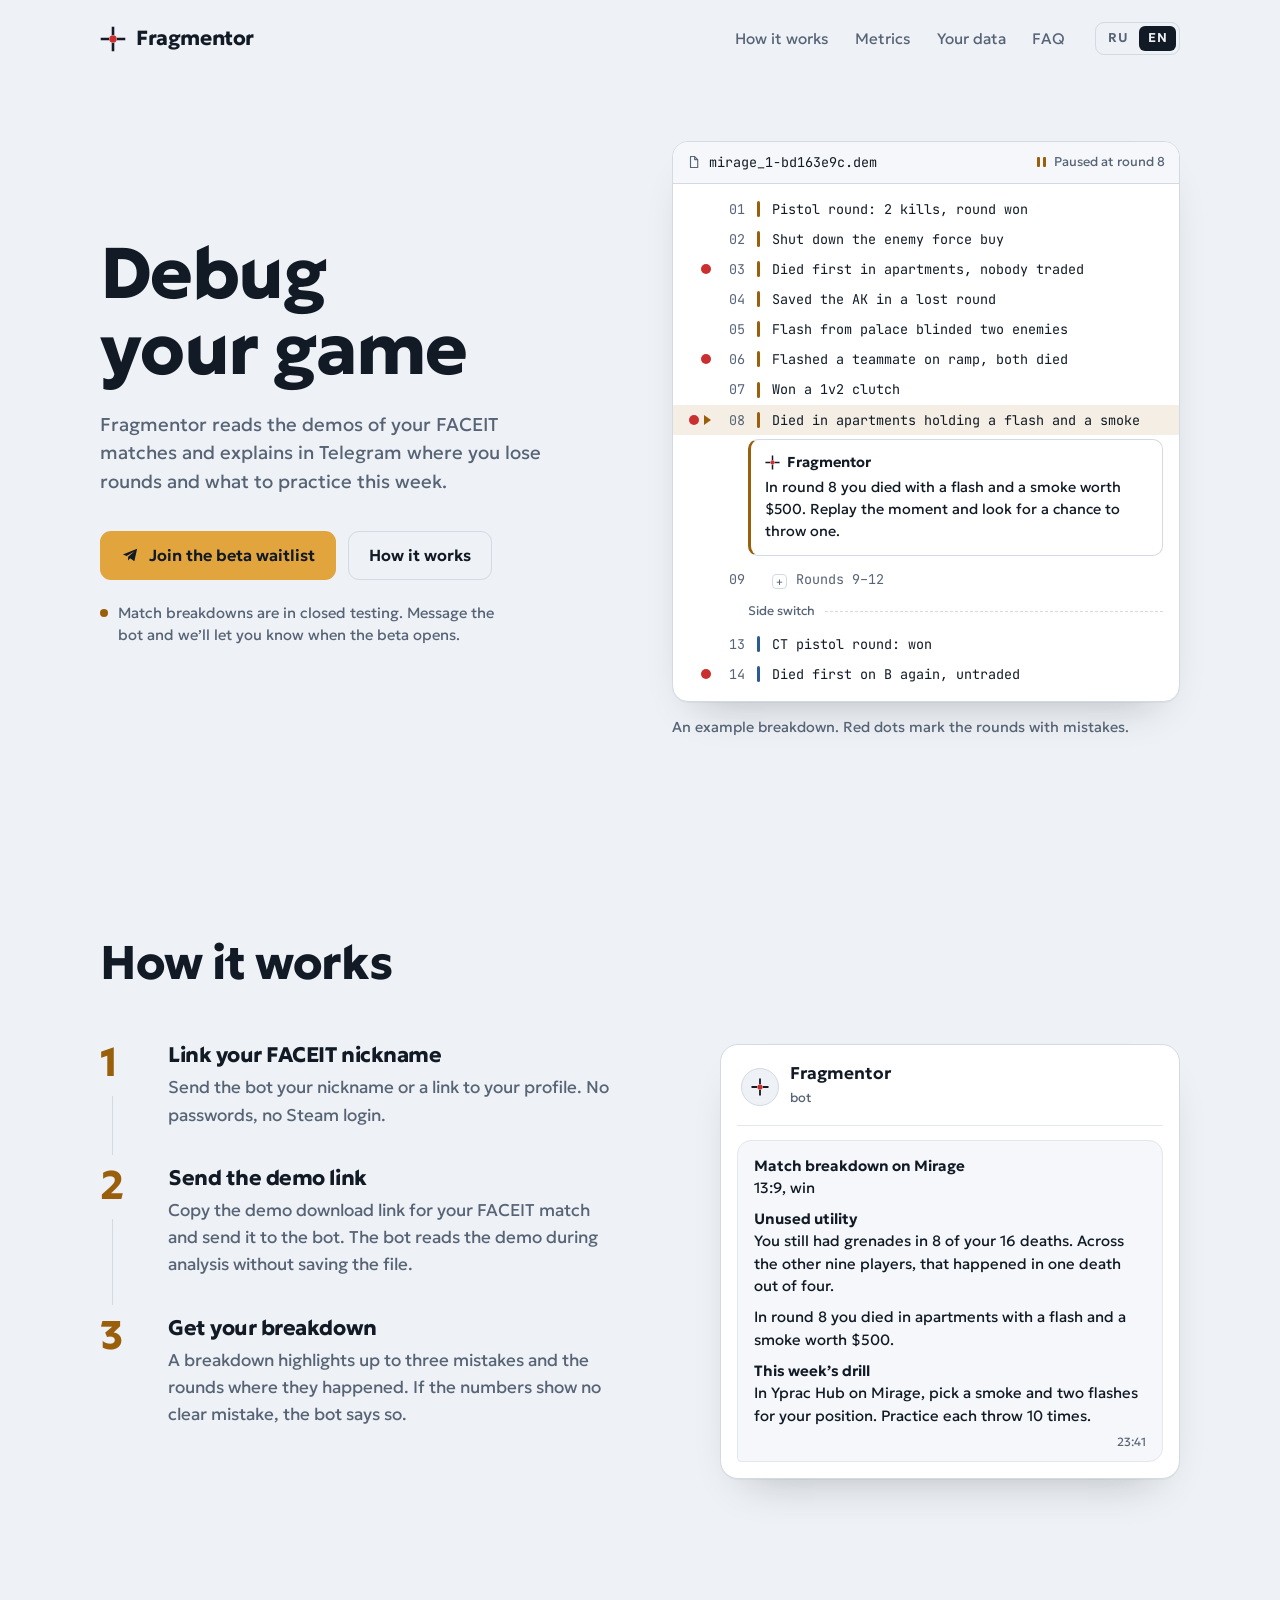
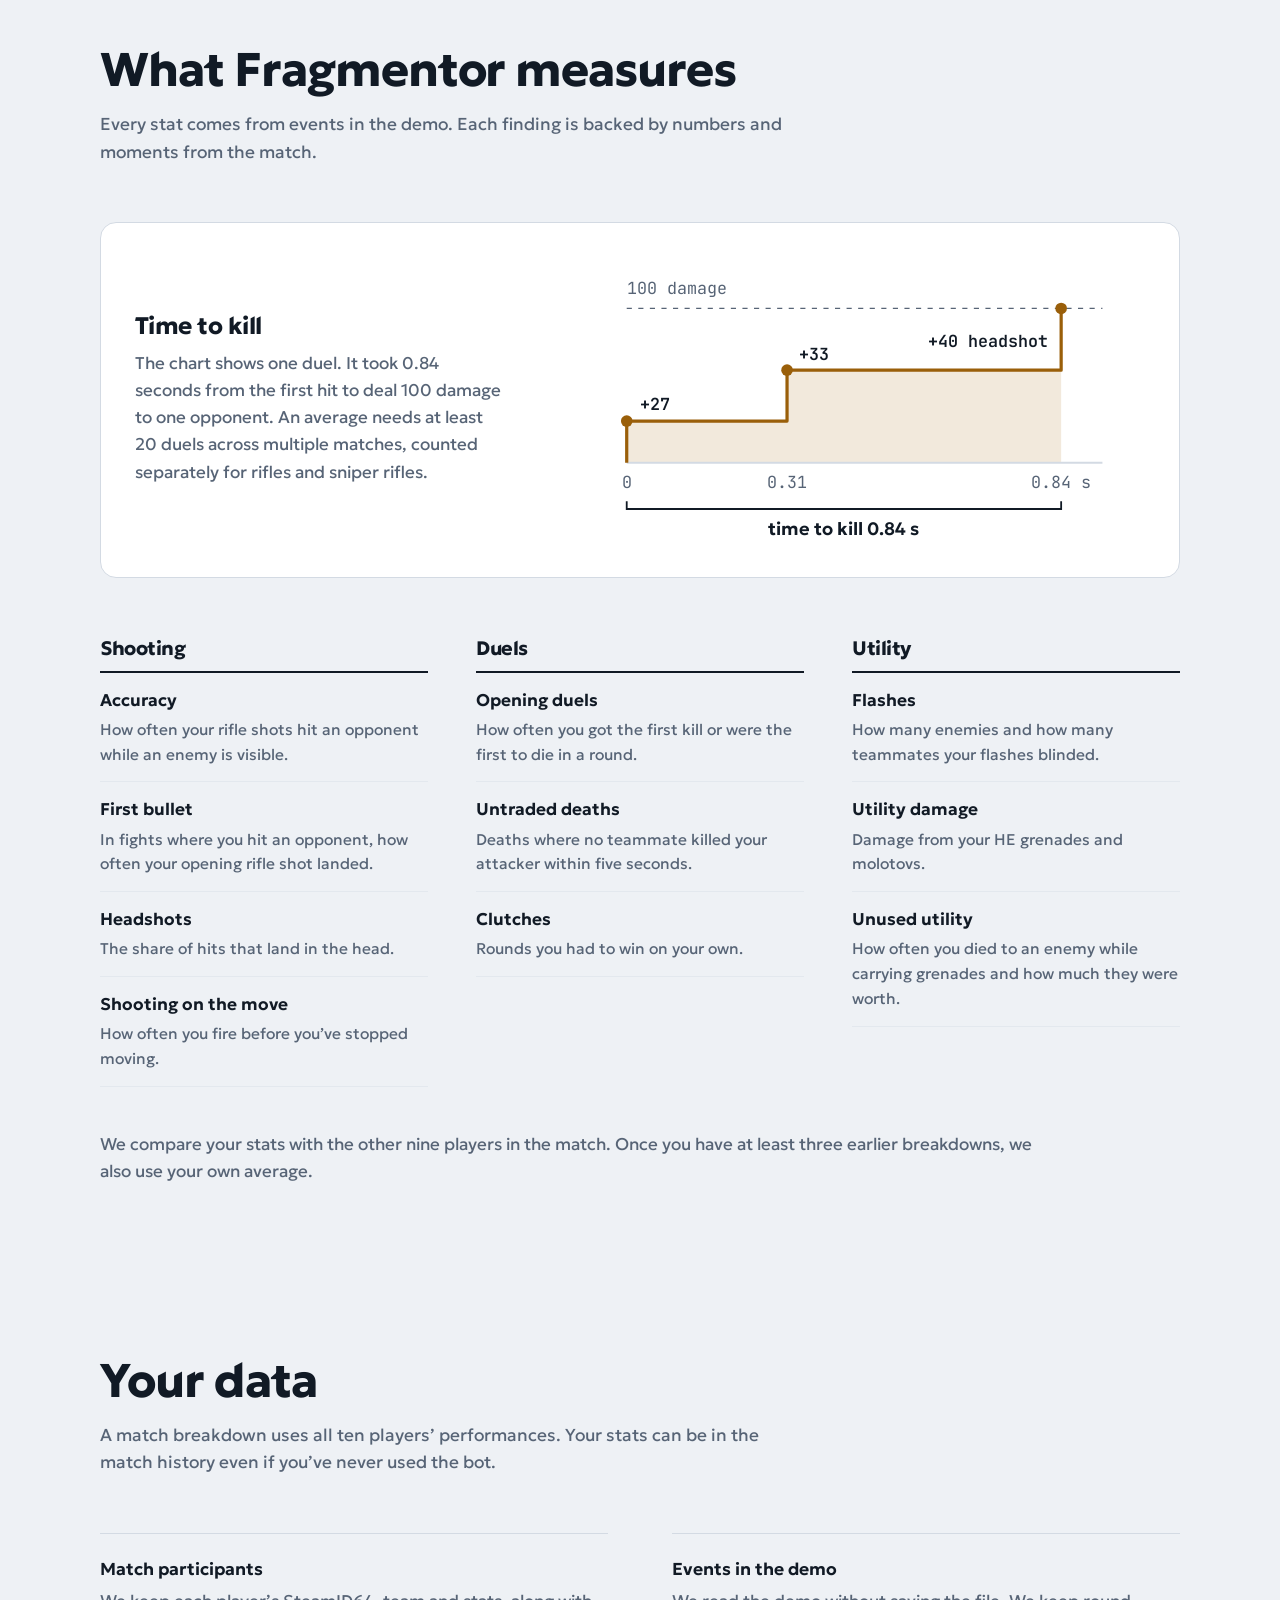
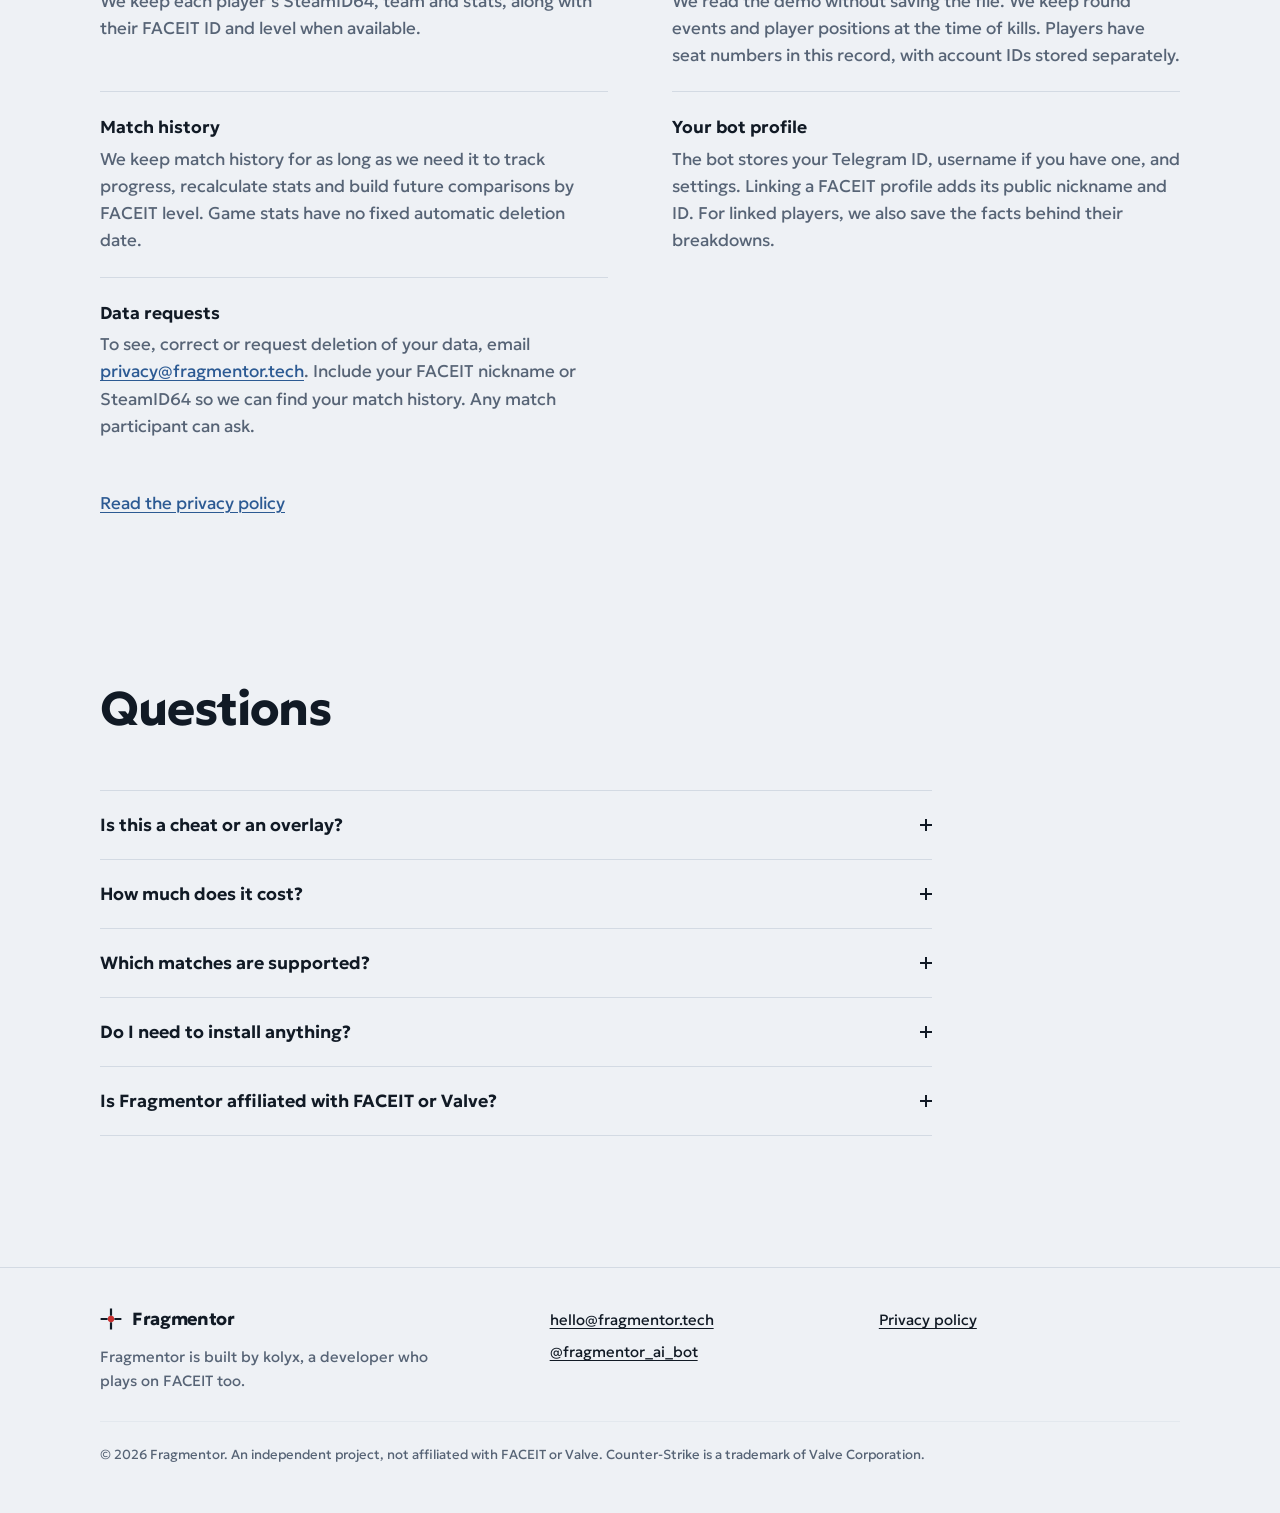
<file: landing/src/index.html>
<!doctype html>
<html lang="ru" data-lang="ru">
<head>
<meta charset="utf-8">
<meta name="viewport" content="width=device-width, initial-scale=1">
<title>Fragmentor — тренер по CS2 в Telegram</title>
<meta name="description" content="Fragmentor разбирает демки твоих матчей на FACEIT и объясняет в Telegram, где ты теряешь раунды и что тренировать на этой неделе.">
<link rel="canonical" href="https://fragmentor.tech/">
<meta property="og:type" content="website">
<meta property="og:site_name" content="Fragmentor">
<meta property="og:url" content="https://fragmentor.tech/">
<meta property="og:title" content="Fragmentor — тренер по CS2 в Telegram">
<meta property="og:description" content="Разбор твоих матчей на FACEIT человеческим языком: где ты теряешь раунды и что тренировать на этой неделе.">
<meta property="og:image" content="https://fragmentor.tech/og-image.png">
<meta property="og:image:width" content="1200">
<meta property="og:image:height" content="630">
<meta property="og:locale" content="ru_RU">
<meta property="og:locale:alternate" content="en_US">
<meta name="twitter:card" content="summary_large_image">
<meta name="theme-color" content="#EEF1F5" media="(prefers-color-scheme: light)">
<meta name="theme-color" content="#0E151E" media="(prefers-color-scheme: dark)">
<link rel="icon" href="favicon.svg" type="image/svg+xml">
<link rel="apple-touch-icon" href="apple-touch-icon.png">
<script>(function(){var d=document.documentElement,l=null;try{var q=new URLSearchParams(location.search).get("lang");if(q==="ru"||q==="en"){l=q;try{localStorage.setItem("fr-lang",q)}catch(e){}}}catch(e){}if(!l){try{var s=localStorage.getItem("fr-lang");if(s==="ru"||s==="en")l=s}catch(e){}}if(!l){l="en";var a=navigator.languages&&navigator.languages.length?navigator.languages:[navigator.language||""];for(var i=0;i<a.length;i++){var c=String(a[i]).toLowerCase();if(c.indexOf("ru")===0){l="ru";break}if(c.indexOf("en")===0)break}}d.setAttribute("lang",l);d.setAttribute("data-lang",l)})();</script>
<style>@font-face{font-family:"Geologica";src:url([data-uri]) format("woff2");font-weight:300 800;font-style:normal;font-display:swap}
@font-face{font-family:"JetBrains Mono";src:url([data-uri]) format("woff2");font-weight:400 700;font-style:normal;font-display:swap}
/* ---------- tokens ---------- */
:root{
  --bg:#EEF1F5; --panel:#FFFFFF; --panel-2:#F5F7FA; --line:#D3DAE3; --line-soft:#E3E8EE;
  --ink:#111A25; --muted:#576476; --t:#E2A43D; --t-ink:#111A25; --t-strong:#9A5F0A; --ct:#2C5A93; --bp:#C9302F;
  --hl:rgba(162,101,12,.11); --fill:rgba(162,101,12,.14);
  --shadow:0 1px 0 rgba(17,26,37,.04),0 22px 44px -26px rgba(17,26,37,.30);
  color-scheme:light;
}
@media (prefers-color-scheme:dark){
  :root{
    --bg:#0E151E; --panel:#141D29; --panel-2:#111925; --line:#253345; --line-soft:#1C2836;
    --ink:#E4EAF2; --muted:#8E9BAE; --t:#E2A33E; --t-ink:#0E151E; --t-strong:#E2A33E; --ct:#82A6DB; --bp:#F0564F;
    --hl:rgba(226,163,62,.11); --fill:rgba(226,163,62,.14);
    --shadow:0 34px 70px -36px rgba(0,0,0,.7);
    color-scheme:dark;
  }
}

/* ---------- base ---------- */
*,*::before,*::after{box-sizing:border-box}
html{-webkit-text-size-adjust:100%;text-size-adjust:100%;scroll-behavior:smooth}
@media (prefers-reduced-motion:reduce){html{scroll-behavior:auto}}
body{margin:0;background:var(--bg);color:var(--ink);font-family:"Geologica",system-ui,-apple-system,"Segoe UI",Roboto,Arial,sans-serif;font-size:1.0625rem;line-height:1.6;font-weight:400;font-variation-settings:"SHRP" 0;-webkit-font-smoothing:antialiased;text-rendering:optimizeLegibility}
svg{display:block}
a{color:var(--ct);text-underline-offset:.2em;text-decoration-thickness:1px}
a:hover{text-decoration-thickness:2px}
:focus-visible{outline:2px solid var(--ct);outline-offset:3px;border-radius:6px}
h1,h2,h3{margin:0;font-weight:720;font-variation-settings:"SHRP" 100;letter-spacing:-.022em;line-height:1.06;text-wrap:balance}
p{margin:0}
b,strong{font-weight:620}
code{font-family:"JetBrains Mono",ui-monospace,SFMono-Regular,Menlo,Consolas,monospace;font-size:.88em;padding:.08em .38em;border-radius:5px;background:var(--panel-2);border:1px solid var(--line-soft)}

/* language switch: both languages live in the markup, one is hidden before first paint */
html[data-lang="ru"] [data-l="en"],html[data-lang="en"] [data-l="ru"]{display:none!important}

.wrap{width:100%;max-width:1160px;margin-inline:auto;padding-inline:clamp(20px,4vw,40px)}
.sr{position:absolute!important;width:1px;height:1px;padding:0;margin:-1px;overflow:hidden;clip:rect(0 0 0 0);white-space:nowrap;border:0}
.skip{position:absolute;left:12px;top:-64px;padding:10px 14px;background:var(--panel);color:var(--ink);border:1px solid var(--line);border-radius:8px;z-index:10}
.skip:focus{top:12px}

/* ---------- header ---------- */
.top{display:flex;align-items:center;justify-content:space-between;gap:24px;padding-block:22px}
.brand{display:inline-flex;align-items:center;gap:10px;color:var(--ink);text-decoration:none;font-weight:720;font-variation-settings:"SHRP" 100;font-size:1.28rem;letter-spacing:-.02em;line-height:1}
.mark{width:26px;height:26px;color:var(--ink);flex:none}
.mark-dot{fill:var(--bp)}
.nav{display:flex;align-items:center;gap:30px}
.links{display:flex;gap:26px}
.links a{color:var(--muted);text-decoration:none;font-size:.95rem}
.links a:hover{color:var(--ink)}
.lang{display:inline-flex;border:1px solid var(--line);border-radius:9px;padding:3px;gap:2px}
.lang button{font:inherit;font-size:.8rem;font-weight:600;letter-spacing:.03em;color:var(--muted);background:none;border:0;border-radius:6px;padding:5px 9px;cursor:pointer;line-height:1.2}
.lang button:hover{color:var(--ink)}
.lang button[aria-pressed="true"]{background:var(--ink);color:var(--bg)}
@media (max-width:880px){.links{display:none}}

/* ---------- hero ---------- */
.hero{display:grid;grid-template-columns:minmax(0,1fr) minmax(0,1fr);gap:clamp(36px,5vw,64px);align-items:center;padding-block:clamp(28px,5vw,72px) clamp(72px,9vw,128px)}
.hero h1{font-size:clamp(2.9rem,5.6vw,4.6rem);max-width:12ch}
.lede{margin-top:24px;font-size:clamp(1.1rem,1.45vw,1.24rem);color:var(--muted);max-width:34ch;line-height:1.55}
.actions{display:flex;flex-wrap:wrap;gap:12px;margin-top:34px}
.btn{display:inline-flex;align-items:center;gap:10px;padding:14px 20px;border-radius:11px;font-weight:600;font-size:1rem;text-decoration:none;line-height:1.2;border:1px solid transparent;transition:border-color .15s ease,filter .15s ease}
.btn svg{width:18px;height:18px;flex:none}
.btn-p{background:var(--t);color:var(--t-ink)}
.btn-p:hover{filter:brightness(1.07)}
.btn-s{border-color:var(--line);color:var(--ink)}
.btn-s:hover{border-color:var(--ink)}
.status{margin-top:22px;display:flex;gap:10px;align-items:baseline;color:var(--muted);font-size:.92rem;max-width:42ch;line-height:1.5}
.status::before{content:"";flex:none;width:8px;height:8px;border-radius:50%;background:var(--t-strong);transform:translateY(-1px)}
@media (max-width:980px){.hero{grid-template-columns:minmax(0,1fr)}.hero h1{max-width:11ch}}

/* ---------- debugger (the one loud element) ---------- */
.dbg-wrap{margin:0}
.dbg{background:var(--panel);border:1px solid var(--line);border-radius:16px;box-shadow:var(--shadow);overflow:hidden;font-family:"JetBrains Mono",ui-monospace,SFMono-Regular,Menlo,Consolas,monospace;font-size:.84rem;line-height:1.5}
.dbg-bar{display:flex;justify-content:space-between;align-items:center;gap:12px;padding:10px 14px;background:var(--panel-2);border-bottom:1px solid var(--line)}
.dbg-tab{display:inline-flex;align-items:center;gap:8px;color:var(--ink);min-width:0}
.dbg-tab span{overflow:hidden;text-overflow:ellipsis;white-space:nowrap}
.dbg-tab svg{width:14px;height:14px;color:var(--muted);flex:none}
.dbg-state{display:inline-flex;align-items:center;gap:8px;color:var(--muted);white-space:nowrap;font-family:"Geologica",system-ui,sans-serif;font-size:.8rem}
.pause{display:inline-flex;gap:3px}
.pause::before,.pause::after{content:"";width:3px;height:10px;border-radius:1px;background:var(--t-strong)}
.code{list-style:none;margin:0;padding:10px 0 12px}
.ln,.fold{display:grid;grid-template-columns:30px 22px 3px minmax(0,1fr);align-items:center;column-gap:12px;padding:5px 16px 5px 8px}
.g{display:flex;align-items:center;justify-content:flex-end;gap:5px}
.n{color:var(--muted);text-align:right;font-variant-numeric:tabular-nums}
.side{width:3px;height:16px;border-radius:2px;background:var(--t-strong)}
.side.ct{background:var(--ct)}
.dot{display:block;width:10px;height:10px;border-radius:50%;background:var(--bp)}
.arrow{display:block;width:0;height:0;border-top:5px solid transparent;border-bottom:5px solid transparent;border-left:7px solid var(--t-strong)}
.ln.cur{background:var(--hl)}
.fold{color:var(--muted)}
.fold .side{background:none}
.box{display:inline-grid;place-items:center;width:15px;height:15px;border:1px solid var(--line);border-radius:4px;font-size:.72rem;line-height:1;margin-right:9px;vertical-align:-2px}
.half{display:flex;align-items:center;gap:10px;padding:8px 16px 8px 75px;color:var(--muted);font-family:"Geologica",system-ui,sans-serif;font-size:.78rem}
.half::after{content:"";flex:1;border-top:1px dashed var(--line)}
.note{margin:4px 16px 8px 75px;padding:12px 14px 13px;border:1px solid var(--line);border-left:3px solid var(--t-strong);border-radius:10px;background:var(--panel);font-family:"Geologica",system-ui,sans-serif;font-size:.9rem;line-height:1.5}
.note-h{display:flex;align-items:center;gap:7px;font-weight:620;margin-bottom:4px}
.note-h .mark{width:15px;height:15px}
.dbg-cap{margin-top:14px;color:var(--muted);font-size:.9rem}
@media (max-width:520px){
  .dbg{font-size:.78rem}
  .ln,.fold{grid-template-columns:24px 20px 3px minmax(0,1fr);column-gap:9px;padding-right:12px}
  .half{padding-left:64px}
  .note{margin-left:16px}
}

/* one orchestrated moment: the debugger steps through the match on load */
@media (prefers-reduced-motion:no-preference){
  .code>li{animation:step .32s ease-out both;animation-delay:var(--d,0ms)}
  .ln .dot{animation:pop .34s cubic-bezier(.3,1.7,.5,1) both;animation-delay:calc(var(--d,0ms) + 260ms)}
  .code>li.cur{animation:step .32s ease-out both,cur .5s ease-out both;animation-delay:var(--d,0ms),var(--c,0ms)}
  .cur .arrow{animation:show .2s ease-out both;animation-delay:var(--c,0ms)}
}
@keyframes step{from{opacity:0;transform:translateY(3px)}to{opacity:1;transform:none}}
@keyframes pop{from{transform:scale(0)}to{transform:scale(1)}}
@keyframes cur{from{background:transparent}to{background:var(--hl)}}
@keyframes show{from{opacity:0}to{opacity:1}}

/* ---------- sections ---------- */
.sec{padding-block:clamp(52px,6.5vw,92px)}
.sec-head{max-width:46rem;margin-bottom:clamp(34px,5vw,56px)}
.sec-head h2{font-size:clamp(2rem,3.7vw,2.95rem)}
.sec-head p{margin-top:16px;color:var(--muted);font-size:1.08rem;max-width:58ch}

/* how it works: a real sequence, so it is numbered */
.how{display:grid;grid-template-columns:minmax(0,1fr) minmax(0,.95fr);gap:clamp(36px,6vw,88px);align-items:start}
.steps{list-style:none;margin:0;padding:0;counter-reset:s}
.steps li{position:relative;display:grid;grid-template-columns:52px minmax(0,1fr);gap:16px;padding-bottom:38px}
.steps li:last-child{padding-bottom:0}
.steps li::before{counter-increment:s;content:counter(s);font-weight:760;font-variation-settings:"SHRP" 100;font-size:2.5rem;line-height:.9;color:var(--t-strong)}
.steps li:not(:last-child)::after{content:"";position:absolute;left:12px;top:52px;bottom:12px;width:1px;background:var(--line)}
.steps h3{font-size:1.32rem;margin-bottom:8px}
.steps p{color:var(--muted);max-width:42ch}

.tg{margin:0;background:var(--panel);border:1px solid var(--line);border-radius:18px;box-shadow:var(--shadow);padding:16px;max-width:460px;width:100%;justify-self:end}
.tg-h{display:flex;align-items:center;gap:11px;padding:2px 4px 14px;border-bottom:1px solid var(--line-soft);margin-bottom:14px}
.ava{width:38px;height:38px;border-radius:50%;background:var(--bg);display:grid;place-items:center;border:1px solid var(--line);flex:none}
.ava .mark{width:18px;height:18px}
.tg-h b{display:block;line-height:1.2}
.tg-h small{color:var(--muted);font-size:.8rem}
.msg{background:var(--panel-2);border:1px solid var(--line-soft);border-radius:14px 14px 14px 4px;padding:14px 16px 10px;font-size:.93rem;line-height:1.5}
.msg p+p,.msg p+ol,.msg ol+p{margin-top:9px}
.msg ol{margin:4px 0 0;padding-left:1.25em}
.msg li+li{margin-top:2px}
.time{display:block;text-align:right;color:var(--muted);font-size:.74rem;margin-top:6px}
.kb{display:grid;grid-template-columns:repeat(3,minmax(0,1fr));gap:6px;margin-top:8px}
.kb>span{display:block;text-align:center;padding:9px 6px;border-radius:10px;background:var(--panel-2);border:1px solid var(--line-soft);font-size:.86rem;font-weight:500;color:var(--ct)}
@media (max-width:980px){.how{grid-template-columns:minmax(0,1fr)}.tg{justify-self:start}}

/* metrics */
.ttk{display:grid;grid-template-columns:minmax(0,.78fr) minmax(0,1.22fr);gap:clamp(24px,4vw,56px);align-items:center;padding:clamp(22px,3vw,34px);background:var(--panel);border:1px solid var(--line);border-radius:16px}
.ttk h3{font-size:1.5rem}
.ttk p{margin-top:10px;color:var(--muted);max-width:38ch}
.ttk svg{width:100%;max-width:540px;height:auto;justify-self:center;overflow:visible}
.ttk .axis{stroke:var(--line);stroke-width:1.5}
.ttk .lim{stroke:var(--muted);stroke-width:1;stroke-dasharray:4 5}
.ttk .area{fill:var(--fill)}
.ttk .stepline{stroke:var(--t-strong);fill:none;stroke-width:2.5;stroke-linejoin:round}
.ttk .hit{fill:var(--t-strong)}
.ttk .brace{stroke:var(--ink);fill:none;stroke-width:1.4}
.ttk text{font-family:"JetBrains Mono",ui-monospace,Menlo,Consolas,monospace;font-size:13px;fill:var(--muted)}
.ttk text.dmg{fill:var(--ink);font-weight:600}
.ttk text.total{fill:var(--ink);font-family:"Geologica",system-ui,sans-serif;font-weight:620;font-size:14px}
.groups{display:grid;grid-template-columns:repeat(3,minmax(0,1fr));gap:clamp(24px,4vw,48px);margin-top:clamp(40px,5vw,60px)}
.group h3{font-size:1.22rem;padding-bottom:12px;border-bottom:2px solid var(--ink)}
.group dl{margin:0}
.group dl>div{padding:14px 0;border-bottom:1px solid var(--line-soft)}
.group dt{font-weight:620}
.group dd{margin:4px 0 0;color:var(--muted);font-size:.97rem}
.compare{margin-top:clamp(32px,4vw,44px);display:flex;flex-wrap:wrap;align-items:center;gap:12px 14px;color:var(--muted);max-width:60rem}
.compare p{flex-basis:100%;margin-bottom:4px}
.chip{display:inline-flex;align-items:center;gap:8px;font-size:.9rem;color:var(--ink);padding:6px 12px;border-radius:999px;border:1px solid var(--line)}
.chip::before{content:"";width:8px;height:8px;border-radius:50%}
.chip.lo::before{background:var(--bp)}
.chip.mid::before{background:var(--muted)}
.chip.hi::before{background:var(--ct)}
@media (max-width:980px){.ttk{grid-template-columns:minmax(0,1fr)}.groups{grid-template-columns:minmax(0,1fr)}}

/* data pledges */
.pledges{display:grid;grid-template-columns:repeat(2,minmax(0,1fr));gap:0 clamp(28px,5vw,64px);list-style:none;margin:0;padding:0}
.pledges li{padding:22px 0;border-top:1px solid var(--line)}
.pledges b{display:block;font-size:1.08rem;margin-bottom:4px}
.pledges li>span{color:var(--muted)}
.more{margin-top:28px}
@media (max-width:760px){.pledges{grid-template-columns:minmax(0,1fr)}}

/* faq */
.faq{max-width:52rem}
.faq details{border-top:1px solid var(--line)}
.faq details:last-child{border-bottom:1px solid var(--line)}
.faq summary{list-style:none;cursor:pointer;display:flex;justify-content:space-between;align-items:center;gap:20px;padding:20px 0;font-weight:620;font-size:1.1rem}
.faq summary::-webkit-details-marker{display:none}
.faq summary::after{content:"";flex:none;width:12px;height:12px;background:linear-gradient(var(--ink),var(--ink)) center/12px 2px no-repeat,linear-gradient(var(--ink),var(--ink)) center/2px 12px no-repeat;transition:transform .2s ease}
.faq details[open] summary::after{transform:rotate(45deg)}
.faq details p{padding:0 0 22px;color:var(--muted);max-width:62ch}
@media (prefers-reduced-motion:reduce){.faq summary::after{transition:none}}

/* footer */
.foot{border-top:1px solid var(--line);margin-top:clamp(24px,4vw,48px)}
.foot-in{padding-block:40px 48px;display:grid;grid-template-columns:minmax(0,1.4fr) minmax(0,1fr) minmax(0,1fr);gap:28px;font-size:.93rem;color:var(--muted)}
.foot .brand{font-size:1.1rem}
.foot .brand .mark{width:22px;height:22px}
.foot p+p{margin-top:8px}
.foot a{color:var(--ink)}
.about{margin-top:14px;max-width:34ch}
.legal{grid-column:1/-1;font-size:.82rem;padding-top:22px;border-top:1px solid var(--line-soft)}
@media (max-width:760px){.foot-in{grid-template-columns:minmax(0,1fr)}}

/* privacy page */
.doc{max-width:46rem;padding-block:clamp(20px,4vw,48px) clamp(64px,8vw,104px)}
.back{display:inline-block;margin-bottom:28px;color:var(--muted);text-decoration:none;font-size:.95rem}
.back:hover{color:var(--ink)}
.doc h1{font-size:clamp(2.2rem,4.8vw,3.4rem)}
.date{margin-top:14px;color:var(--muted)}
.doc .intro{margin-top:26px;font-size:1.12rem}
.doc h2{font-size:1.36rem;margin-top:46px;margin-bottom:12px}
.doc p+p{margin-top:12px}
.doc ul{padding-left:1.2em;margin:12px 0 0}
.doc li+li{margin-top:8px}
</style>
</head>
<body>
<a class="skip" href="#main"><span data-l="ru">К содержанию</span><span data-l="en">Skip to content</span></a>

<header class="wrap top">
  <a class="brand" href="./"><svg class="mark" viewBox="0 0 32 32" aria-hidden="true"><path d="M16 2.5v7M16 22.5v7M2.5 16h7M22.5 16h7" fill="none" stroke="currentColor" stroke-width="3.2" stroke-linecap="square"/><circle class="mark-dot" cx="16" cy="16" r="4.6"/></svg><span>Fragmentor</span></a>
  <nav class="nav" aria-label="Fragmentor">
    <div class="links">
      <a href="#how"><span data-l="ru">Как это работает</span><span data-l="en">How it works</span></a>
      <a href="#metrics"><span data-l="ru">Что считаем</span><span data-l="en">Metrics</span></a>
      <a href="#data"><span data-l="ru">Данные</span><span data-l="en">Your data</span></a>
      <a href="#faq"><span data-l="ru">Вопросы</span><span data-l="en">FAQ</span></a>
    </div>
    <div class="lang" role="group" aria-label="Язык / Language">
      <button type="button" data-set-lang="ru" lang="ru" aria-pressed="true">RU</button>
      <button type="button" data-set-lang="en" lang="en" aria-pressed="false">EN</button>
    </div>
  </nav>
</header>

<main id="main">

<section class="wrap hero">
  <div class="hero-copy">
    <h1><span data-l="ru">Отладка твоей игры</span><span data-l="en">Debug your game</span></h1>
    <p class="lede" data-l="ru">Fragmentor разбирает демки твоих матчей на FACEIT и объясняет в Telegram, где ты теряешь раунды и что тренировать на этой неделе.</p>
    <p class="lede" data-l="en">Fragmentor reads the demos of your FACEIT matches and explains in Telegram where you lose rounds and what to practice this week.</p>
    <div class="actions">
      <a class="btn btn-p" href="https://t.me/fragmentor_ai_bot"><svg viewBox="0 0 24 24" aria-hidden="true"><path fill="currentColor" d="M2.5 11.2 21.5 3.5l-3.7 16.8-5.6-4.1-2.9 3 .3-4.9 8.4-7.4-10.4 6.5z"/></svg><span data-l="ru">Встать в очередь на бету</span><span data-l="en">Join the beta waitlist</span></a>
      <a class="btn btn-s" href="#how"><span data-l="ru">Как это работает</span><span data-l="en">How it works</span></a>
    </div>
    <p class="status" data-l="ru">Пока разборы проходят закрытое тестирование. Напиши боту, и мы сообщим, когда откроем бету.</p>
    <p class="status" data-l="en">Match breakdowns are in closed testing. Message the bot and we’ll let you know when the beta opens.</p>
  </div>

  <figure class="dbg-wrap">
    <div class="dbg">
      <div class="dbg-bar">
        <div class="dbg-tab"><svg viewBox="0 0 16 16" aria-hidden="true"><path d="M4 1.75h4.75l3.5 3.5v9H4zM8.75 1.75v3.5h3.5" fill="none" stroke="currentColor" stroke-width="1.3" stroke-linejoin="round"/></svg><span>mirage_1-bd163e9c.dem</span></div>
        <div class="dbg-state"><span class="pause" aria-hidden="true"></span><span data-l="ru">Пауза на раунде 8</span><span data-l="en">Paused at round 8</span></div>
      </div>
      <ol class="code">
        <li class="ln" style="--d:120ms"><span class="g"></span><span class="n">01</span><span class="side"></span><span class="x"><span data-l="ru">Пистолетка: 2 убийства, раунд наш</span><span data-l="en">Pistol round: 2 kills, round won</span></span></li>
        <li class="ln" style="--d:200ms"><span class="g"></span><span class="n">02</span><span class="side"></span><span class="x"><span data-l="ru">Добили форс соперника</span><span data-l="en">Shut down the enemy force buy</span></span></li>
        <li class="ln bp" style="--d:280ms"><span class="g"><i class="dot"></i></span><span class="n">03</span><span class="side"></span><span class="x"><span data-l="ru">Умер первым в апсах, никто не разменял</span><span data-l="en">Died first in apartments, nobody traded</span></span></li>
        <li class="ln" style="--d:360ms"><span class="g"></span><span class="n">04</span><span class="side"></span><span class="x"><span data-l="ru">Сохранил AK в проигранном раунде</span><span data-l="en">Saved the AK in a lost round</span></span></li>
        <li class="ln" style="--d:440ms"><span class="g"></span><span class="n">05</span><span class="side"></span><span class="x"><span data-l="ru">Флешка из паласа ослепила двоих</span><span data-l="en">Flash from palace blinded two enemies</span></span></li>
        <li class="ln bp" style="--d:520ms"><span class="g"><i class="dot"></i></span><span class="n">06</span><span class="side"></span><span class="x"><span data-l="ru">Ослепил своего на рампе, погибли оба</span><span data-l="en">Flashed a teammate on ramp, both died</span></span></li>
        <li class="ln" style="--d:600ms"><span class="g"></span><span class="n">07</span><span class="side"></span><span class="x"><span data-l="ru">Выиграл клатч 1 на 2</span><span data-l="en">Won a 1v2 clutch</span></span></li>
        <li class="ln bp cur" style="--d:680ms;--c:1250ms"><span class="g"><i class="dot"></i><i class="arrow"></i></span><span class="n">08</span><span class="side"></span><span class="x"><span data-l="ru">Умер в апсах с флешкой и смоком</span><span data-l="en">Died in apartments holding a flash and a smoke</span></span></li>
        <li class="note" style="--d:1450ms">
          <div class="note-h"><svg class="mark" viewBox="0 0 32 32" aria-hidden="true"><path d="M16 2.5v7M16 22.5v7M2.5 16h7M22.5 16h7" fill="none" stroke="currentColor" stroke-width="3.2" stroke-linecap="square"/><circle class="mark-dot" cx="16" cy="16" r="4.6"/></svg><span>Fragmentor</span></div>
          <p data-l="ru">В раунде 8 у тебя остались флешка и дым на $500. Открой этот момент в демке и посмотри, когда можно было бросить одну из гранат.</p>
          <p data-l="en">In round 8 you died with a flash and a smoke worth $500. Replay the moment and look for a chance to throw one.</p>
        </li>
        <li class="fold" style="--d:760ms"><span class="g"></span><span class="n">09</span><span class="side"></span><span class="x"><span class="box" aria-hidden="true">+</span><span data-l="ru">Раунды 9–12</span><span data-l="en">Rounds 9–12</span></span></li>
        <li class="half" style="--d:840ms"><span data-l="ru">Смена сторон</span><span data-l="en">Side switch</span></li>
        <li class="ln" style="--d:920ms"><span class="g"></span><span class="n">13</span><span class="side ct"></span><span class="x"><span data-l="ru">Пистолетка за CT: раунд наш</span><span data-l="en">CT pistol round: won</span></span></li>
        <li class="ln bp" style="--d:1000ms"><span class="g"><i class="dot"></i></span><span class="n">14</span><span class="side ct"></span><span class="x"><span data-l="ru">Снова умер первым на B, без размена</span><span data-l="en">Died first on B again, untraded</span></span></li>
      </ol>
    </div>
    <figcaption class="dbg-cap"><span data-l="ru">Пример разбора. Красные точки отмечают раунды с ошибками.</span><span data-l="en">An example breakdown. Red dots mark the rounds with mistakes.</span></figcaption>
  </figure>
</section>

<section class="wrap sec" id="how">
  <div class="sec-head">
    <h2><span data-l="ru">Как это работает</span><span data-l="en">How it works</span></h2>
  </div>
  <div class="how">
    <ol class="steps">
      <li><div>
        <h3><span data-l="ru">Привяжи ник FACEIT</span><span data-l="en">Link your FACEIT nickname</span></h3>
        <p data-l="ru">Напиши боту свой ник или пришли ссылку на профиль. Пароли и вход через Steam не нужны.</p>
        <p data-l="en">Send the bot your nickname or a link to your profile. No passwords, no Steam login.</p>
      </div></li>
      <li><div>
        <h3><span data-l="ru">Пришли ссылку на демку</span><span data-l="en">Send the demo link</span></h3>
        <p data-l="ru">Скопируй ссылку на скачивание демки своего матча на FACEIT и отправь её боту. Бот читает демку во время разбора без сохранения файла.</p>
        <p data-l="en">Copy the demo download link for your FACEIT match and send it to the bot. The bot reads the demo during analysis without saving the file.</p>
      </div></li>
      <li><div>
        <h3><span data-l="ru">Получи разбор</span><span data-l="en">Get your breakdown</span></h3>
        <p data-l="ru">В разбор попадает до трёх ошибок с примерами из раундов. Если цифры не указывают на явную ошибку, бот так и скажет.</p>
        <p data-l="en">A breakdown highlights up to three mistakes and the rounds where they happened. If the numbers show no clear mistake, the bot says so.</p>
      </div></li>
    </ol>

    <figure class="tg">
      <div class="tg-h">
        <span class="ava"><svg class="mark" viewBox="0 0 32 32" aria-hidden="true"><path d="M16 2.5v7M16 22.5v7M2.5 16h7M22.5 16h7" fill="none" stroke="currentColor" stroke-width="3.2" stroke-linecap="square"/><circle class="mark-dot" cx="16" cy="16" r="4.6"/></svg></span>
        <div><b>Fragmentor</b><small><span data-l="ru">бот</span><span data-l="en">bot</span></small></div>
      </div>
      <div class="msg" data-l="ru">
        <p><b>Разбор матча на Mirage</b><br>13:9, победа</p>
        <p><b>Гранаты остались при тебе</b><br>В 8 из 16 смертей у тебя ещё были гранаты. У остальных девяти игроков так закончилась каждая четвёртая смерть.</p>
        <p>В раунде 8 ты погиб в апсах с флешкой и дымом на $500.</p>
        <p><b>Задание на неделю</b><br>В Yprac Hub на Mirage выбери дым и две флешки для своей позиции. Повтори каждый бросок по 10 раз.</p>
        <span class="time">23:41</span>
      </div>
      <div class="msg" data-l="en">
        <p><b>Match breakdown on Mirage</b><br>13:9, win</p>
        <p><b>Unused utility</b><br>You still had grenades in 8 of your 16 deaths. Across the other nine players, that happened in one death out of four.</p>
        <p>In round 8 you died in apartments with a flash and a smoke worth $500.</p>
        <p><b>This week’s drill</b><br>In Yprac Hub on Mirage, pick a smoke and two flashes for your position. Practice each throw 10 times.</p>
        <span class="time">23:41</span>
      </div>
      <figcaption class="sr"><span data-l="ru">Пример сообщения с разбором в Telegram</span><span data-l="en">An example breakdown message in Telegram</span></figcaption>
    </figure>
  </div>
</section>

<section class="wrap sec" id="metrics">
  <div class="sec-head">
    <h2><span data-l="ru">Что считает Fragmentor</span><span data-l="en">What Fragmentor measures</span></h2>
    <p data-l="ru">Все показатели считаются по событиям в демке. У каждого вывода в разборе есть цифры и примеры из матча.</p>
    <p data-l="en">Every stat comes from events in the demo. Each finding is backed by numbers and moments from the match.</p>
  </div>

  <div class="ttk">
    <div>
      <h3><span data-l="ru">Время убийства</span><span data-l="en">Time to kill</span></h3>
      <p data-l="ru">На схеме одна дуэль. От первого попадания до 100 урона по одному врагу прошло 0,84 с. Для среднего нужно хотя бы 20 дуэлей за несколько матчей, отдельно для винтовок и снайперского оружия.</p>
      <p data-l="en">The chart shows one duel. It took 0.84 seconds from the first hit to deal 100 damage to one opponent. An average needs at least 20 duels across multiple matches, counted separately for rifles and sniper rifles.</p>
    </div>
    <svg viewBox="0 0 420 222" role="img" aria-labelledby="ttk-t">
      <title id="ttk-t">0,84 s: 27 + 33 + 40 = 100</title>
      <path class="area" d="M34 160V127.6H158.7V88H371.9V160Z"/>
      <path class="lim" d="M34 40H404"/>
      <path class="axis" d="M34 160H404"/>
      <path class="stepline" d="M34 160V127.6H158.7V88H371.9V40"/>
      <circle class="hit" cx="34" cy="127.6" r="4.5"/>
      <circle class="hit" cx="158.7" cy="88" r="4.5"/>
      <circle class="hit" cx="371.9" cy="40" r="4.5"/>
      <text x="34" y="29" data-l="ru">100 урона</text>
      <text x="34" y="29" data-l="en">100 damage</text>
      <text class="dmg" x="44" y="119">+27</text>
      <text class="dmg" x="168" y="80">+33</text>
      <text class="dmg" x="362" y="70" text-anchor="end" data-l="ru">+40 в голову</text>
      <text class="dmg" x="362" y="70" text-anchor="end" data-l="en">+40 headshot</text>
      <text x="34" y="180" text-anchor="middle">0</text>
      <text x="158.7" y="180" text-anchor="middle" data-l="ru">0,31</text>
      <text x="158.7" y="180" text-anchor="middle" data-l="en">0.31</text>
      <text x="371.9" y="180" text-anchor="middle" data-l="ru">0,84 с</text>
      <text x="371.9" y="180" text-anchor="middle" data-l="en">0.84 s</text>
      <path class="brace" d="M34 190v6H371.9v-6"/>
      <text class="total" x="203" y="216" text-anchor="middle" data-l="ru">время убийства 0,84 с</text>
      <text class="total" x="203" y="216" text-anchor="middle" data-l="en">time to kill 0.84 s</text>
    </svg>
  </div>

  <div class="groups">
    <div class="group">
      <h3><span data-l="ru">Стрельба</span><span data-l="en">Shooting</span></h3>
      <dl>
        <div><dt><span data-l="ru">Точность</span><span data-l="en">Accuracy</span></dt>
          <dd data-l="ru">Как часто ты попадаешь из винтовки, пока видишь врага.</dd><dd data-l="en">How often your rifle shots hit an opponent while an enemy is visible.</dd></div>
        <div><dt><span data-l="ru">Первая пуля</span><span data-l="en">First bullet</span></dt>
          <dd data-l="ru">В стычках, где ты попал во врага, как часто попадание пришлось на первый выстрел из винтовки.</dd><dd data-l="en">In fights where you hit an opponent, how often your opening rifle shot landed.</dd></div>
        <div><dt><span data-l="ru">Хедшоты</span><span data-l="en">Headshots</span></dt>
          <dd data-l="ru">Доля попаданий в голову.</dd><dd data-l="en">The share of hits that land in the head.</dd></div>
        <div><dt><span data-l="ru">Стрельба на ходу</span><span data-l="en">Shooting on the move</span></dt>
          <dd data-l="ru">Как часто ты стреляешь, не успев остановиться.</dd><dd data-l="en">How often you fire before you’ve stopped moving.</dd></div>
      </dl>
    </div>
    <div class="group">
      <h3><span data-l="ru">Дуэли</span><span data-l="en">Duels</span></h3>
      <dl>
        <div><dt><span data-l="ru">Открывающие дуэли</span><span data-l="en">Opening duels</span></dt>
          <dd data-l="ru">Сколько раз ты сделал первое убийство в раунде или погиб первым.</dd><dd data-l="en">How often you got the first kill or were the first to die in a round.</dd></div>
        <div><dt><span data-l="ru">Смерти без размена</span><span data-l="en">Untraded deaths</span></dt>
          <dd data-l="ru">Сколько раз после твоей смерти тиммейты не убили соперника, который тебя снял, в течение пяти секунд.</dd><dd data-l="en">Deaths where no teammate killed your attacker within five seconds.</dd></div>
        <div><dt><span data-l="ru">Клатчи</span><span data-l="en">Clutches</span></dt>
          <dd data-l="ru">Раунды, которые ты вытаскивал в одиночку.</dd><dd data-l="en">Rounds you had to win on your own.</dd></div>
      </dl>
    </div>
    <div class="group">
      <h3><span data-l="ru">Гранаты</span><span data-l="en">Utility</span></h3>
      <dl>
        <div><dt><span data-l="ru">Ослепления</span><span data-l="en">Flashes</span></dt>
          <dd data-l="ru">Сколько врагов и сколько своих ослепили твои флешки.</dd><dd data-l="en">How many enemies and how many teammates your flashes blinded.</dd></div>
        <div><dt><span data-l="ru">Урон гранатами</span><span data-l="en">Utility damage</span></dt>
          <dd data-l="ru">Сколько урона нанесли HE и молотовы.</dd><dd data-l="en">Damage from your HE grenades and molotovs.</dd></div>
        <div><dt><span data-l="ru">Неиспользованные гранаты</span><span data-l="en">Unused utility</span></dt>
          <dd data-l="ru">Сколько раз ты погиб от врага с гранатами в инвентаре и сколько они стоили.</dd><dd data-l="en">How often you died to an enemy while carrying grenades and how much they were worth.</dd></div>
      </dl>
    </div>
  </div>

  <div class="compare">
    <p data-l="ru">Для разбора сравниваем твои показатели с результатами остальных девяти игроков матча. Когда есть хотя бы три предыдущих разбора, учитываем и твоё среднее.</p>
    <p data-l="en">We compare your stats with the other nine players in the match. Once you have at least three earlier breakdowns, we also use your own average.</p>
  </div>
</section>

<section class="wrap sec" id="data">
  <div class="sec-head">
    <h2><span data-l="ru">Твои данные</span><span data-l="en">Your data</span></h2>
    <p data-l="ru">Разбор одного матча строится на игре всех десяти участников. Поэтому в истории может быть твоя статистика, даже если ты не запускал бота.</p>
    <p data-l="en">A match breakdown uses all ten players’ performances. Your stats can be in the match history even if you’ve never used the bot.</p>
  </div>
  <ul class="pledges">
    <li><b><span data-l="ru">Участники матча</span><span data-l="en">Match participants</span></b>
      <span data-l="ru">Храним SteamID64 игрока, его команду и показатели. Если FACEIT передаёт ID профиля и уровень, сохраняем их тоже.</span><span data-l="en">We keep each player’s SteamID64, team and stats, along with their FACEIT ID and level when available.</span></li>
    <li><b><span data-l="ru">События в демке</span><span data-l="en">Events in the demo</span></b>
      <span data-l="ru">Демку читаем без сохранения файла. Остаётся журнал раундов с событиями и позициями в момент убийств. В нём игроки обозначены номерами мест, а связь с аккаунтами хранится отдельно.</span><span data-l="en">We read the demo without saving the file. We keep round events and player positions at the time of kills. Players have seat numbers in this record, with account IDs stored separately.</span></li>
    <li><b><span data-l="ru">История игры</span><span data-l="en">Match history</span></b>
      <span data-l="ru">Храним историю, пока она нужна для отслеживания прогресса, пересчёта показателей и подготовки сравнений по уровням FACEIT. Фиксированного срока автоматического удаления статистики нет.</span><span data-l="en">We keep match history for as long as we need it to track progress, recalculate stats and build future comparisons by FACEIT level. Game stats have no fixed automatic deletion date.</span></li>
    <li><b><span data-l="ru">Профиль в боте</span><span data-l="en">Your bot profile</span></b>
      <span data-l="ru">Бот сохраняет твой Telegram ID, юзернейм, если он есть, и настройки. При привязке добавляет публичный ник и ID профиля FACEIT. Для привязанных игроков сохраняем и факты для личных разборов.</span><span data-l="en">The bot stores your Telegram ID, username if you have one, and settings. Linking a FACEIT profile adds its public nickname and ID. For linked players, we also save the facts behind their breakdowns.</span></li>
    <li><b><span data-l="ru">Обращения о данных</span><span data-l="en">Data requests</span></b>
      <span data-l="ru">Хочешь узнать, какие сведения о тебе есть, исправить или удалить их? Напиши на <a href="mailto:privacy@fragmentor.tech">privacy@fragmentor.tech</a>. Для поиска игровой истории укажи ник FACEIT или SteamID64. Обратиться может любой участник матча.</span><span data-l="en">To see, correct or request deletion of your data, email <a href="mailto:privacy@fragmentor.tech">privacy@fragmentor.tech</a>. Include your FACEIT nickname or SteamID64 so we can find your match history. Any match participant can ask.</span></li>
  </ul>
  <p class="more"><a href="privacy.html"><span data-l="ru">Подробнее в политике конфиденциальности</span><span data-l="en">Read the privacy policy</span></a></p>
</section>

<section class="wrap sec" id="faq">
  <div class="sec-head">
    <h2><span data-l="ru">Вопросы</span><span data-l="en">Questions</span></h2>
  </div>
  <div class="faq">
    <details>
      <summary><span data-l="ru">Это чит или оверлей?</span><span data-l="en">Is this a cheat or an overlay?</span></summary>
      <p data-l="ru">Нет. Fragmentor никак не связан с клиентом игры и не работает во время матча. Он смотрит только записи уже сыгранных матчей.</p>
      <p data-l="en">No. Fragmentor never touches the game client and doesn’t run during matches. It only looks at recordings of matches that are already over.</p>
    </details>
    <details>
      <summary><span data-l="ru">Сколько это стоит?</span><span data-l="en">How much does it cost?</span></summary>
      <p data-l="ru">Запись в очередь на бету бесплатная. Условия доступа к разборам объявим к её запуску.</p>
      <p data-l="en">Joining the beta waitlist is free. We’ll announce how to get access to breakdowns when the beta opens.</p>
    </details>
    <details>
      <summary><span data-l="ru">Какие матчи поддерживаются?</span><span data-l="en">Which matches are supported?</span></summary>
      <p data-l="ru">Матчи CS2 на FACEIT. Премьер и соревновательный режим Valve в планах.</p>
      <p data-l="en">CS2 matches on FACEIT. Valve’s Premier and Competitive modes are planned.</p>
    </details>
    <details>
      <summary><span data-l="ru">Нужно что-то устанавливать?</span><span data-l="en">Do I need to install anything?</span></summary>
      <p data-l="ru">Нет. Всё работает в Telegram.</p>
      <p data-l="en">No. Everything happens in Telegram.</p>
    </details>
    <details>
      <summary><span data-l="ru">Fragmentor связан с FACEIT или Valve?</span><span data-l="en">Is Fragmentor affiliated with FACEIT or Valve?</span></summary>
      <p data-l="ru">Fragmentor — независимый проект. Данные о профилях и матчах получаем через FACEIT Data API.</p>
      <p data-l="en">Fragmentor is an independent project. We get profile and match data through the FACEIT Data API.</p>
    </details>
  </div>
</section>

</main>

<footer class="foot"><div class="wrap foot-in">
  <div>
    <a class="brand" href="./"><svg class="mark" viewBox="0 0 32 32" aria-hidden="true"><path d="M16 2.5v7M16 22.5v7M2.5 16h7M22.5 16h7" fill="none" stroke="currentColor" stroke-width="3.2" stroke-linecap="square"/><circle class="mark-dot" cx="16" cy="16" r="4.6"/></svg><span>Fragmentor</span></a>
    <p class="about" data-l="ru">Fragmentor делает kolyx — разработчик, который сам играет на FACEIT.</p>
    <p class="about" data-l="en">Fragmentor is built by kolyx, a developer who plays on FACEIT too.</p>
  </div>
  <div>
    <p><a href="mailto:hello@fragmentor.tech">hello@fragmentor.tech</a></p>
    <p><a href="https://t.me/fragmentor_ai_bot">@fragmentor_ai_bot</a></p>
  </div>
  <div>
    <p><a href="privacy.html"><span data-l="ru">Политика конфиденциальности</span><span data-l="en">Privacy policy</span></a></p>
  </div>
  <p class="legal">
    <span data-l="ru">© 2026 Fragmentor. Независимый проект, не связан с FACEIT и Valve. Counter-Strike — товарный знак Valve Corporation.</span>
    <span data-l="en">© 2026 Fragmentor. An independent project, not affiliated with FACEIT or Valve. Counter-Strike is a trademark of Valve Corporation.</span>
  </p>
</div></footer>

<script>(function(){var d=document.documentElement,M={"ru": {"t": "Fragmentor — тренер по CS2 в Telegram", "d": "Fragmentor разбирает демки твоих матчей на FACEIT и объясняет в Telegram, где ты теряешь раунды и что тренировать на этой неделе."}, "en": {"t": "Fragmentor — CS2 coach on Telegram", "d": "Fragmentor reads the demos of your FACEIT matches and explains in Telegram where you lose rounds and what to practice this week."}};function set(l){d.setAttribute("lang",l);d.setAttribute("data-lang",l);document.title=M[l].t;var m=document.querySelector('meta[name="description"]');if(m)m.setAttribute("content",M[l].d);var b=document.querySelectorAll("[data-set-lang]");for(var i=0;i<b.length;i++){b[i].setAttribute("aria-pressed",b[i].getAttribute("data-set-lang")===l?"true":"false")}}set(d.getAttribute("data-lang")==="en"?"en":"ru");var b=document.querySelectorAll("[data-set-lang]");for(var i=0;i<b.length;i++){b[i].addEventListener("click",function(){var l=this.getAttribute("data-set-lang");try{localStorage.setItem("fr-lang",l)}catch(e){}set(l)})}})();</script>
</body>
</html>
</file>
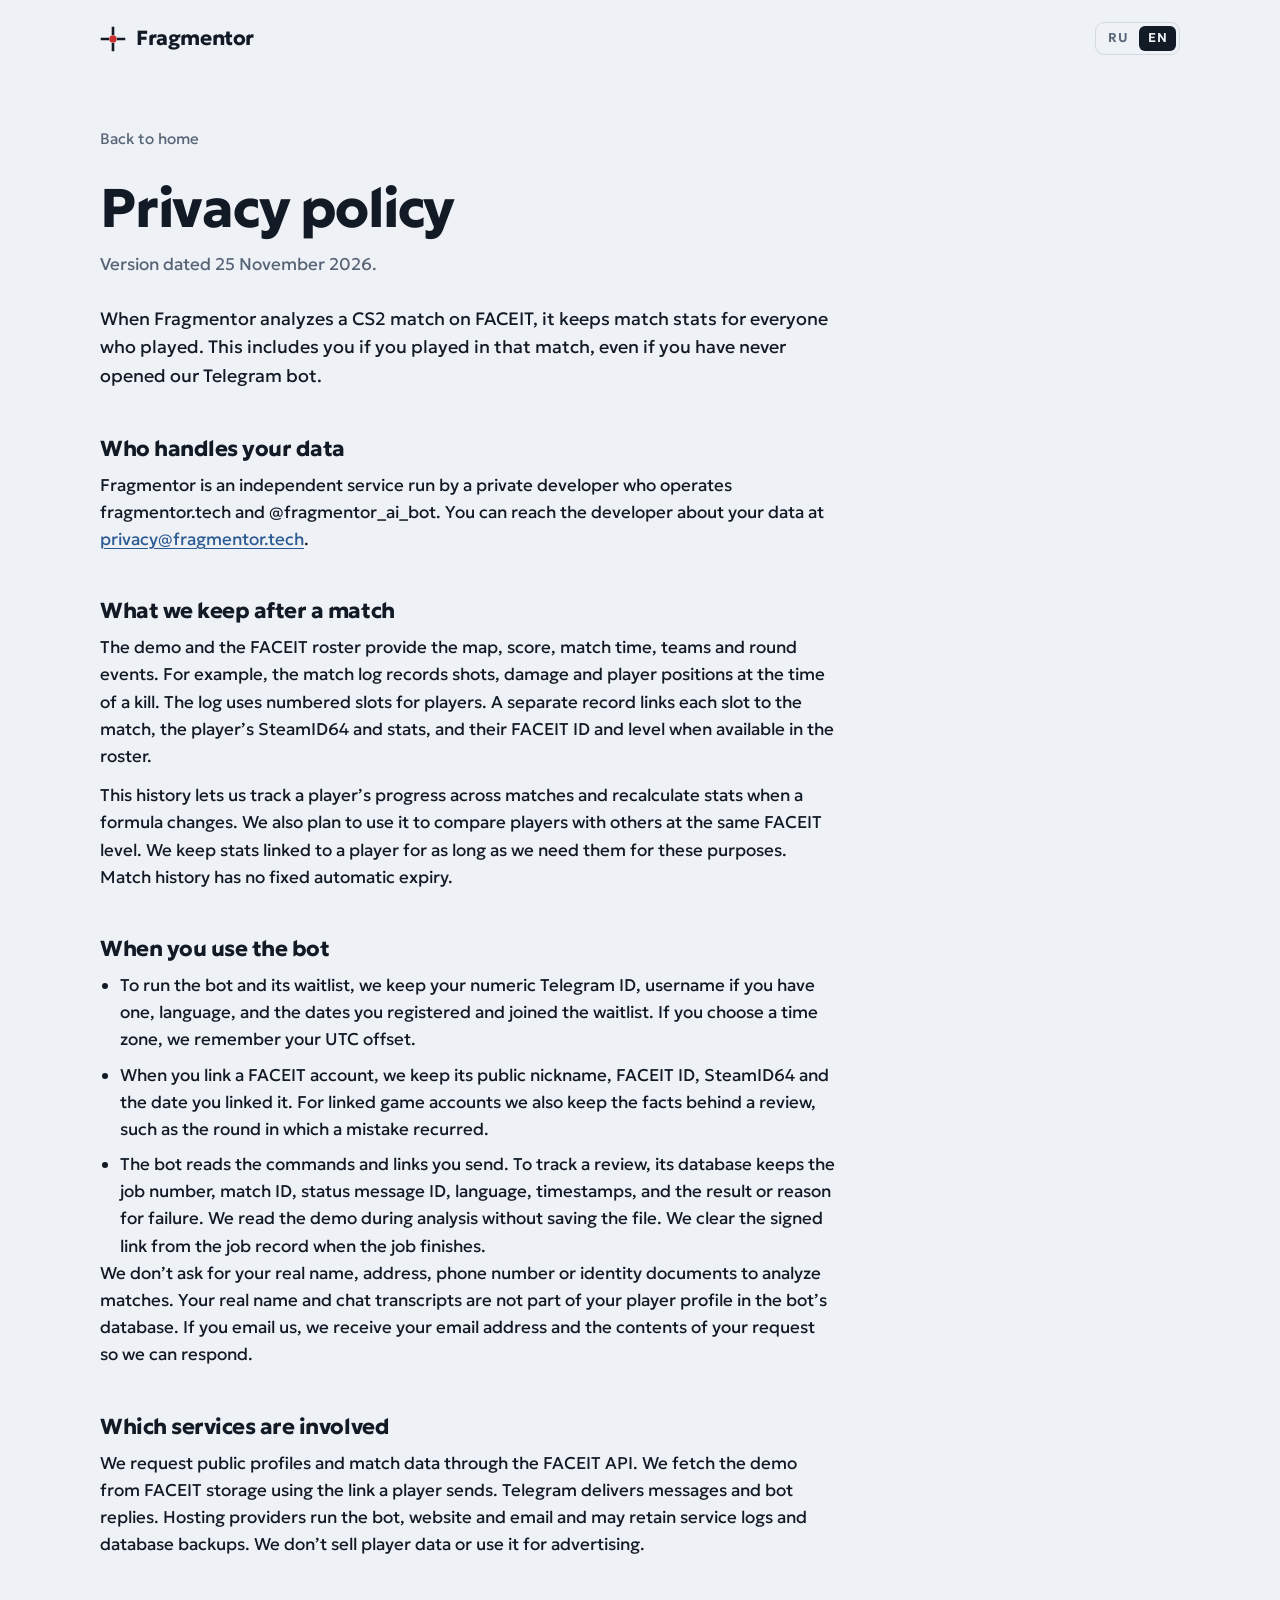
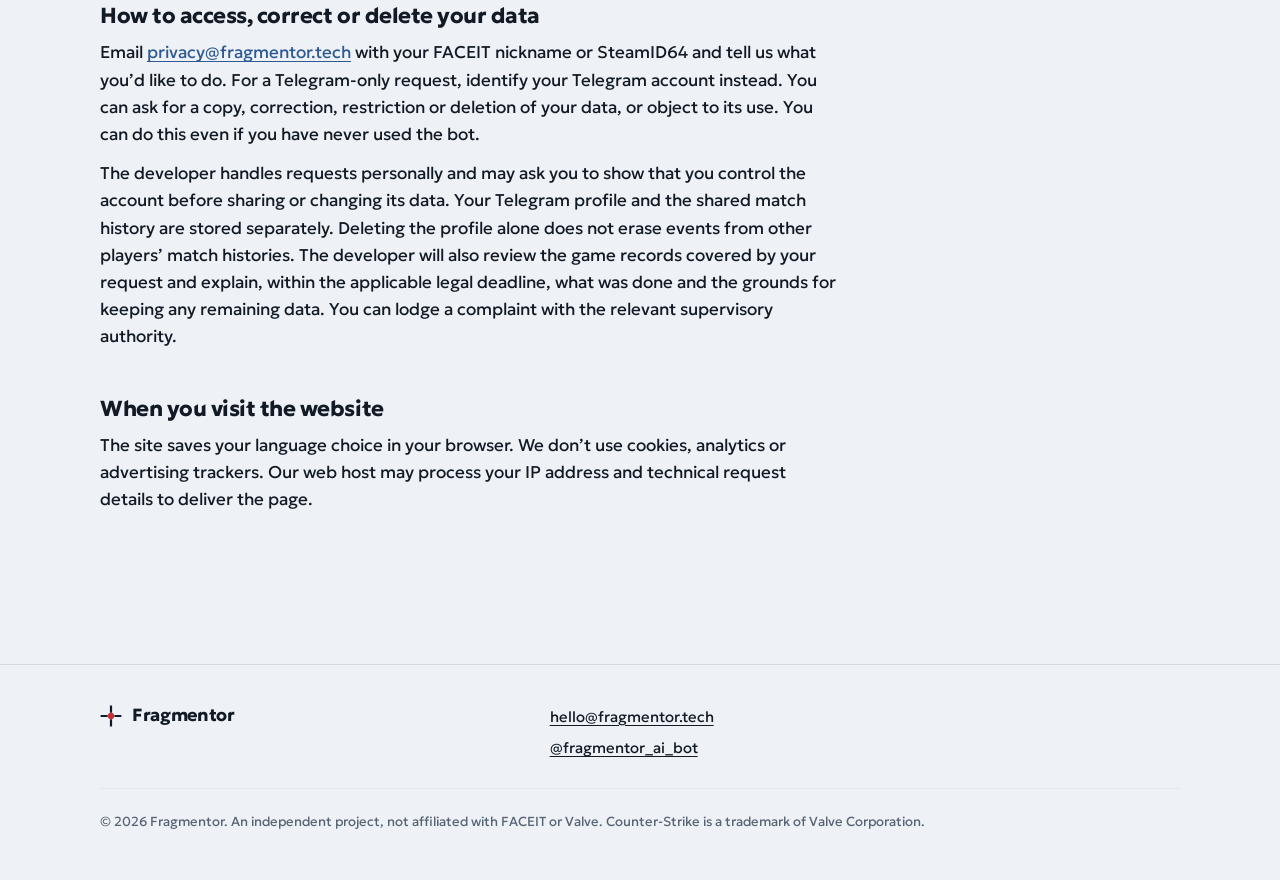
<file: landing/src/privacy.html>
<!doctype html>
<html lang="ru" data-lang="ru">
<head>
<meta charset="utf-8">
<meta name="viewport" content="width=device-width, initial-scale=1">
<title>Политика конфиденциальности — Fragmentor</title>
<meta name="description" content="Какие данные Fragmentor сохраняет после матча и как запросить копию, исправление или удаление.">
<link rel="canonical" href="https://fragmentor.tech/privacy.html">
<meta property="og:type" content="website">
<meta property="og:site_name" content="Fragmentor">
<meta property="og:title" content="Политика конфиденциальности — Fragmentor">
<meta property="og:image" content="https://fragmentor.tech/og-image.png">
<meta name="theme-color" content="#EEF1F5" media="(prefers-color-scheme: light)">
<meta name="theme-color" content="#0E151E" media="(prefers-color-scheme: dark)">
<link rel="icon" href="favicon.svg" type="image/svg+xml">
<link rel="apple-touch-icon" href="apple-touch-icon.png">
<script>(function(){var d=document.documentElement,l=null;try{var q=new URLSearchParams(location.search).get("lang");if(q==="ru"||q==="en"){l=q;try{localStorage.setItem("fr-lang",q)}catch(e){}}}catch(e){}if(!l){try{var s=localStorage.getItem("fr-lang");if(s==="ru"||s==="en")l=s}catch(e){}}if(!l){l="en";var a=navigator.languages&&navigator.languages.length?navigator.languages:[navigator.language||""];for(var i=0;i<a.length;i++){var c=String(a[i]).toLowerCase();if(c.indexOf("ru")===0){l="ru";break}if(c.indexOf("en")===0)break}}d.setAttribute("lang",l);d.setAttribute("data-lang",l)})();</script>
<style>@font-face{font-family:"Geologica";src:url([data-uri]) format("woff2");font-weight:300 800;font-style:normal;font-display:swap}
@font-face{font-family:"JetBrains Mono";src:url([data-uri]) format("woff2");font-weight:400 700;font-style:normal;font-display:swap}
/* ---------- tokens ---------- */
:root{
  --bg:#EEF1F5; --panel:#FFFFFF; --panel-2:#F5F7FA; --line:#D3DAE3; --line-soft:#E3E8EE;
  --ink:#111A25; --muted:#576476; --t:#E2A43D; --t-ink:#111A25; --t-strong:#9A5F0A; --ct:#2C5A93; --bp:#C9302F;
  --hl:rgba(162,101,12,.11); --fill:rgba(162,101,12,.14);
  --shadow:0 1px 0 rgba(17,26,37,.04),0 22px 44px -26px rgba(17,26,37,.30);
  color-scheme:light;
}
@media (prefers-color-scheme:dark){
  :root{
    --bg:#0E151E; --panel:#141D29; --panel-2:#111925; --line:#253345; --line-soft:#1C2836;
    --ink:#E4EAF2; --muted:#8E9BAE; --t:#E2A33E; --t-ink:#0E151E; --t-strong:#E2A33E; --ct:#82A6DB; --bp:#F0564F;
    --hl:rgba(226,163,62,.11); --fill:rgba(226,163,62,.14);
    --shadow:0 34px 70px -36px rgba(0,0,0,.7);
    color-scheme:dark;
  }
}

/* ---------- base ---------- */
*,*::before,*::after{box-sizing:border-box}
html{-webkit-text-size-adjust:100%;text-size-adjust:100%;scroll-behavior:smooth}
@media (prefers-reduced-motion:reduce){html{scroll-behavior:auto}}
body{margin:0;background:var(--bg);color:var(--ink);font-family:"Geologica",system-ui,-apple-system,"Segoe UI",Roboto,Arial,sans-serif;font-size:1.0625rem;line-height:1.6;font-weight:400;font-variation-settings:"SHRP" 0;-webkit-font-smoothing:antialiased;text-rendering:optimizeLegibility}
svg{display:block}
a{color:var(--ct);text-underline-offset:.2em;text-decoration-thickness:1px}
a:hover{text-decoration-thickness:2px}
:focus-visible{outline:2px solid var(--ct);outline-offset:3px;border-radius:6px}
h1,h2,h3{margin:0;font-weight:720;font-variation-settings:"SHRP" 100;letter-spacing:-.022em;line-height:1.06;text-wrap:balance}
p{margin:0}
b,strong{font-weight:620}
code{font-family:"JetBrains Mono",ui-monospace,SFMono-Regular,Menlo,Consolas,monospace;font-size:.88em;padding:.08em .38em;border-radius:5px;background:var(--panel-2);border:1px solid var(--line-soft)}

/* language switch: both languages live in the markup, one is hidden before first paint */
html[data-lang="ru"] [data-l="en"],html[data-lang="en"] [data-l="ru"]{display:none!important}

.wrap{width:100%;max-width:1160px;margin-inline:auto;padding-inline:clamp(20px,4vw,40px)}
.sr{position:absolute!important;width:1px;height:1px;padding:0;margin:-1px;overflow:hidden;clip:rect(0 0 0 0);white-space:nowrap;border:0}
.skip{position:absolute;left:12px;top:-64px;padding:10px 14px;background:var(--panel);color:var(--ink);border:1px solid var(--line);border-radius:8px;z-index:10}
.skip:focus{top:12px}

/* ---------- header ---------- */
.top{display:flex;align-items:center;justify-content:space-between;gap:24px;padding-block:22px}
.brand{display:inline-flex;align-items:center;gap:10px;color:var(--ink);text-decoration:none;font-weight:720;font-variation-settings:"SHRP" 100;font-size:1.28rem;letter-spacing:-.02em;line-height:1}
.mark{width:26px;height:26px;color:var(--ink);flex:none}
.mark-dot{fill:var(--bp)}
.nav{display:flex;align-items:center;gap:30px}
.links{display:flex;gap:26px}
.links a{color:var(--muted);text-decoration:none;font-size:.95rem}
.links a:hover{color:var(--ink)}
.lang{display:inline-flex;border:1px solid var(--line);border-radius:9px;padding:3px;gap:2px}
.lang button{font:inherit;font-size:.8rem;font-weight:600;letter-spacing:.03em;color:var(--muted);background:none;border:0;border-radius:6px;padding:5px 9px;cursor:pointer;line-height:1.2}
.lang button:hover{color:var(--ink)}
.lang button[aria-pressed="true"]{background:var(--ink);color:var(--bg)}
@media (max-width:880px){.links{display:none}}

/* ---------- hero ---------- */
.hero{display:grid;grid-template-columns:minmax(0,1fr) minmax(0,1fr);gap:clamp(36px,5vw,64px);align-items:center;padding-block:clamp(28px,5vw,72px) clamp(72px,9vw,128px)}
.hero h1{font-size:clamp(2.9rem,5.6vw,4.6rem);max-width:12ch}
.lede{margin-top:24px;font-size:clamp(1.1rem,1.45vw,1.24rem);color:var(--muted);max-width:34ch;line-height:1.55}
.actions{display:flex;flex-wrap:wrap;gap:12px;margin-top:34px}
.btn{display:inline-flex;align-items:center;gap:10px;padding:14px 20px;border-radius:11px;font-weight:600;font-size:1rem;text-decoration:none;line-height:1.2;border:1px solid transparent;transition:border-color .15s ease,filter .15s ease}
.btn svg{width:18px;height:18px;flex:none}
.btn-p{background:var(--t);color:var(--t-ink)}
.btn-p:hover{filter:brightness(1.07)}
.btn-s{border-color:var(--line);color:var(--ink)}
.btn-s:hover{border-color:var(--ink)}
.status{margin-top:22px;display:flex;gap:10px;align-items:baseline;color:var(--muted);font-size:.92rem;max-width:42ch;line-height:1.5}
.status::before{content:"";flex:none;width:8px;height:8px;border-radius:50%;background:var(--t-strong);transform:translateY(-1px)}
@media (max-width:980px){.hero{grid-template-columns:minmax(0,1fr)}.hero h1{max-width:11ch}}

/* ---------- debugger (the one loud element) ---------- */
.dbg-wrap{margin:0}
.dbg{background:var(--panel);border:1px solid var(--line);border-radius:16px;box-shadow:var(--shadow);overflow:hidden;font-family:"JetBrains Mono",ui-monospace,SFMono-Regular,Menlo,Consolas,monospace;font-size:.84rem;line-height:1.5}
.dbg-bar{display:flex;justify-content:space-between;align-items:center;gap:12px;padding:10px 14px;background:var(--panel-2);border-bottom:1px solid var(--line)}
.dbg-tab{display:inline-flex;align-items:center;gap:8px;color:var(--ink);min-width:0}
.dbg-tab span{overflow:hidden;text-overflow:ellipsis;white-space:nowrap}
.dbg-tab svg{width:14px;height:14px;color:var(--muted);flex:none}
.dbg-state{display:inline-flex;align-items:center;gap:8px;color:var(--muted);white-space:nowrap;font-family:"Geologica",system-ui,sans-serif;font-size:.8rem}
.pause{display:inline-flex;gap:3px}
.pause::before,.pause::after{content:"";width:3px;height:10px;border-radius:1px;background:var(--t-strong)}
.code{list-style:none;margin:0;padding:10px 0 12px}
.ln,.fold{display:grid;grid-template-columns:30px 22px 3px minmax(0,1fr);align-items:center;column-gap:12px;padding:5px 16px 5px 8px}
.g{display:flex;align-items:center;justify-content:flex-end;gap:5px}
.n{color:var(--muted);text-align:right;font-variant-numeric:tabular-nums}
.side{width:3px;height:16px;border-radius:2px;background:var(--t-strong)}
.side.ct{background:var(--ct)}
.dot{display:block;width:10px;height:10px;border-radius:50%;background:var(--bp)}
.arrow{display:block;width:0;height:0;border-top:5px solid transparent;border-bottom:5px solid transparent;border-left:7px solid var(--t-strong)}
.ln.cur{background:var(--hl)}
.fold{color:var(--muted)}
.fold .side{background:none}
.box{display:inline-grid;place-items:center;width:15px;height:15px;border:1px solid var(--line);border-radius:4px;font-size:.72rem;line-height:1;margin-right:9px;vertical-align:-2px}
.half{display:flex;align-items:center;gap:10px;padding:8px 16px 8px 75px;color:var(--muted);font-family:"Geologica",system-ui,sans-serif;font-size:.78rem}
.half::after{content:"";flex:1;border-top:1px dashed var(--line)}
.note{margin:4px 16px 8px 75px;padding:12px 14px 13px;border:1px solid var(--line);border-left:3px solid var(--t-strong);border-radius:10px;background:var(--panel);font-family:"Geologica",system-ui,sans-serif;font-size:.9rem;line-height:1.5}
.note-h{display:flex;align-items:center;gap:7px;font-weight:620;margin-bottom:4px}
.note-h .mark{width:15px;height:15px}
.dbg-cap{margin-top:14px;color:var(--muted);font-size:.9rem}
@media (max-width:520px){
  .dbg{font-size:.78rem}
  .ln,.fold{grid-template-columns:24px 20px 3px minmax(0,1fr);column-gap:9px;padding-right:12px}
  .half{padding-left:64px}
  .note{margin-left:16px}
}

/* one orchestrated moment: the debugger steps through the match on load */
@media (prefers-reduced-motion:no-preference){
  .code>li{animation:step .32s ease-out both;animation-delay:var(--d,0ms)}
  .ln .dot{animation:pop .34s cubic-bezier(.3,1.7,.5,1) both;animation-delay:calc(var(--d,0ms) + 260ms)}
  .code>li.cur{animation:step .32s ease-out both,cur .5s ease-out both;animation-delay:var(--d,0ms),var(--c,0ms)}
  .cur .arrow{animation:show .2s ease-out both;animation-delay:var(--c,0ms)}
}
@keyframes step{from{opacity:0;transform:translateY(3px)}to{opacity:1;transform:none}}
@keyframes pop{from{transform:scale(0)}to{transform:scale(1)}}
@keyframes cur{from{background:transparent}to{background:var(--hl)}}
@keyframes show{from{opacity:0}to{opacity:1}}

/* ---------- sections ---------- */
.sec{padding-block:clamp(52px,6.5vw,92px)}
.sec-head{max-width:46rem;margin-bottom:clamp(34px,5vw,56px)}
.sec-head h2{font-size:clamp(2rem,3.7vw,2.95rem)}
.sec-head p{margin-top:16px;color:var(--muted);font-size:1.08rem;max-width:58ch}

/* how it works: a real sequence, so it is numbered */
.how{display:grid;grid-template-columns:minmax(0,1fr) minmax(0,.95fr);gap:clamp(36px,6vw,88px);align-items:start}
.steps{list-style:none;margin:0;padding:0;counter-reset:s}
.steps li{position:relative;display:grid;grid-template-columns:52px minmax(0,1fr);gap:16px;padding-bottom:38px}
.steps li:last-child{padding-bottom:0}
.steps li::before{counter-increment:s;content:counter(s);font-weight:760;font-variation-settings:"SHRP" 100;font-size:2.5rem;line-height:.9;color:var(--t-strong)}
.steps li:not(:last-child)::after{content:"";position:absolute;left:12px;top:52px;bottom:12px;width:1px;background:var(--line)}
.steps h3{font-size:1.32rem;margin-bottom:8px}
.steps p{color:var(--muted);max-width:42ch}

.tg{margin:0;background:var(--panel);border:1px solid var(--line);border-radius:18px;box-shadow:var(--shadow);padding:16px;max-width:460px;width:100%;justify-self:end}
.tg-h{display:flex;align-items:center;gap:11px;padding:2px 4px 14px;border-bottom:1px solid var(--line-soft);margin-bottom:14px}
.ava{width:38px;height:38px;border-radius:50%;background:var(--bg);display:grid;place-items:center;border:1px solid var(--line);flex:none}
.ava .mark{width:18px;height:18px}
.tg-h b{display:block;line-height:1.2}
.tg-h small{color:var(--muted);font-size:.8rem}
.msg{background:var(--panel-2);border:1px solid var(--line-soft);border-radius:14px 14px 14px 4px;padding:14px 16px 10px;font-size:.93rem;line-height:1.5}
.msg p+p,.msg p+ol,.msg ol+p{margin-top:9px}
.msg ol{margin:4px 0 0;padding-left:1.25em}
.msg li+li{margin-top:2px}
.time{display:block;text-align:right;color:var(--muted);font-size:.74rem;margin-top:6px}
.kb{display:grid;grid-template-columns:repeat(3,minmax(0,1fr));gap:6px;margin-top:8px}
.kb>span{display:block;text-align:center;padding:9px 6px;border-radius:10px;background:var(--panel-2);border:1px solid var(--line-soft);font-size:.86rem;font-weight:500;color:var(--ct)}
@media (max-width:980px){.how{grid-template-columns:minmax(0,1fr)}.tg{justify-self:start}}

/* metrics */
.ttk{display:grid;grid-template-columns:minmax(0,.78fr) minmax(0,1.22fr);gap:clamp(24px,4vw,56px);align-items:center;padding:clamp(22px,3vw,34px);background:var(--panel);border:1px solid var(--line);border-radius:16px}
.ttk h3{font-size:1.5rem}
.ttk p{margin-top:10px;color:var(--muted);max-width:38ch}
.ttk svg{width:100%;max-width:540px;height:auto;justify-self:center;overflow:visible}
.ttk .axis{stroke:var(--line);stroke-width:1.5}
.ttk .lim{stroke:var(--muted);stroke-width:1;stroke-dasharray:4 5}
.ttk .area{fill:var(--fill)}
.ttk .stepline{stroke:var(--t-strong);fill:none;stroke-width:2.5;stroke-linejoin:round}
.ttk .hit{fill:var(--t-strong)}
.ttk .brace{stroke:var(--ink);fill:none;stroke-width:1.4}
.ttk text{font-family:"JetBrains Mono",ui-monospace,Menlo,Consolas,monospace;font-size:13px;fill:var(--muted)}
.ttk text.dmg{fill:var(--ink);font-weight:600}
.ttk text.total{fill:var(--ink);font-family:"Geologica",system-ui,sans-serif;font-weight:620;font-size:14px}
.groups{display:grid;grid-template-columns:repeat(3,minmax(0,1fr));gap:clamp(24px,4vw,48px);margin-top:clamp(40px,5vw,60px)}
.group h3{font-size:1.22rem;padding-bottom:12px;border-bottom:2px solid var(--ink)}
.group dl{margin:0}
.group dl>div{padding:14px 0;border-bottom:1px solid var(--line-soft)}
.group dt{font-weight:620}
.group dd{margin:4px 0 0;color:var(--muted);font-size:.97rem}
.compare{margin-top:clamp(32px,4vw,44px);display:flex;flex-wrap:wrap;align-items:center;gap:12px 14px;color:var(--muted);max-width:60rem}
.compare p{flex-basis:100%;margin-bottom:4px}
.chip{display:inline-flex;align-items:center;gap:8px;font-size:.9rem;color:var(--ink);padding:6px 12px;border-radius:999px;border:1px solid var(--line)}
.chip::before{content:"";width:8px;height:8px;border-radius:50%}
.chip.lo::before{background:var(--bp)}
.chip.mid::before{background:var(--muted)}
.chip.hi::before{background:var(--ct)}
@media (max-width:980px){.ttk{grid-template-columns:minmax(0,1fr)}.groups{grid-template-columns:minmax(0,1fr)}}

/* data pledges */
.pledges{display:grid;grid-template-columns:repeat(2,minmax(0,1fr));gap:0 clamp(28px,5vw,64px);list-style:none;margin:0;padding:0}
.pledges li{padding:22px 0;border-top:1px solid var(--line)}
.pledges b{display:block;font-size:1.08rem;margin-bottom:4px}
.pledges li>span{color:var(--muted)}
.more{margin-top:28px}
@media (max-width:760px){.pledges{grid-template-columns:minmax(0,1fr)}}

/* faq */
.faq{max-width:52rem}
.faq details{border-top:1px solid var(--line)}
.faq details:last-child{border-bottom:1px solid var(--line)}
.faq summary{list-style:none;cursor:pointer;display:flex;justify-content:space-between;align-items:center;gap:20px;padding:20px 0;font-weight:620;font-size:1.1rem}
.faq summary::-webkit-details-marker{display:none}
.faq summary::after{content:"";flex:none;width:12px;height:12px;background:linear-gradient(var(--ink),var(--ink)) center/12px 2px no-repeat,linear-gradient(var(--ink),var(--ink)) center/2px 12px no-repeat;transition:transform .2s ease}
.faq details[open] summary::after{transform:rotate(45deg)}
.faq details p{padding:0 0 22px;color:var(--muted);max-width:62ch}
@media (prefers-reduced-motion:reduce){.faq summary::after{transition:none}}

/* footer */
.foot{border-top:1px solid var(--line);margin-top:clamp(24px,4vw,48px)}
.foot-in{padding-block:40px 48px;display:grid;grid-template-columns:minmax(0,1.4fr) minmax(0,1fr) minmax(0,1fr);gap:28px;font-size:.93rem;color:var(--muted)}
.foot .brand{font-size:1.1rem}
.foot .brand .mark{width:22px;height:22px}
.foot p+p{margin-top:8px}
.foot a{color:var(--ink)}
.about{margin-top:14px;max-width:34ch}
.legal{grid-column:1/-1;font-size:.82rem;padding-top:22px;border-top:1px solid var(--line-soft)}
@media (max-width:760px){.foot-in{grid-template-columns:minmax(0,1fr)}}

/* privacy page */
.doc{max-width:46rem;padding-block:clamp(20px,4vw,48px) clamp(64px,8vw,104px)}
.back{display:inline-block;margin-bottom:28px;color:var(--muted);text-decoration:none;font-size:.95rem}
.back:hover{color:var(--ink)}
.doc h1{font-size:clamp(2.2rem,4.8vw,3.4rem)}
.date{margin-top:14px;color:var(--muted)}
.doc .intro{margin-top:26px;font-size:1.12rem}
.doc h2{font-size:1.36rem;margin-top:46px;margin-bottom:12px}
.doc p+p{margin-top:12px}
.doc ul{padding-left:1.2em;margin:12px 0 0}
.doc li+li{margin-top:8px}
</style>
</head>
<body>
<a class="skip" href="#main"><span data-l="ru">К содержанию</span><span data-l="en">Skip to content</span></a>

<header class="wrap top">
  <a class="brand" href="index.html"><svg class="mark" viewBox="0 0 32 32" aria-hidden="true"><path d="M16 2.5v7M16 22.5v7M2.5 16h7M22.5 16h7" fill="none" stroke="currentColor" stroke-width="3.2" stroke-linecap="square"/><circle class="mark-dot" cx="16" cy="16" r="4.6"/></svg><span>Fragmentor</span></a>
  <nav class="nav" aria-label="Fragmentor">
    <div class="lang" role="group" aria-label="Язык / Language">
      <button type="button" data-set-lang="ru" lang="ru" aria-pressed="true">RU</button>
      <button type="button" data-set-lang="en" lang="en" aria-pressed="false">EN</button>
    </div>
  </nav>
</header>

<main id="main" class="wrap">
<article class="doc">
  <a class="back" href="index.html"><span data-l="ru">На главную</span><span data-l="en">Back to home</span></a>

  <div data-l="ru" lang="ru">
    <h1>Политика конфиденциальности</h1>
    <p class="date">Редакция от 25 ноября 2026 года.</p>
    <p class="intro">Когда Fragmentor разбирает матч CS2 на FACEIT, в его истории появляются игровые показатели всех участников. Это касается и тебя, если ты играл в таком матче, даже если ты никогда не открывал наш Telegram-бот.</p>

    <h2>Кто обрабатывает данные</h2>
    <p>Fragmentor — независимый сервис частного разработчика. Он отвечает за сайт fragmentor.tech и бот @fragmentor_ai_bot. По вопросам о своих данных пиши разработчику на <a href="mailto:privacy@fragmentor.tech">privacy@fragmentor.tech</a>.</p>

    <h2>Что остаётся после матча</h2>
    <p>Из демки и состава на FACEIT мы получаем карту, счёт, время матча, команды и события раундов. Например, журнал сохраняет выстрелы, урон и позиции игроков в момент убийства. В самом журнале у игроков номера мест. Отдельная запись связывает место с матчем, SteamID64, показателями игрока, а также с FACEIT ID и уровнем, если они есть в составе.</p>
    <p>Эта история нужна, чтобы видеть прогресс игрока между матчами и пересчитывать показатели при изменении формул. В будущем она также позволит сравнивать игру с результатами других игроков того же уровня FACEIT. Связанные с игроком показатели храним, пока они нужны для этих целей. Фиксированного срока автоматической очистки игровой истории нет.</p>

    <h2>Когда ты пользуешься ботом</h2>
    <ul>
      <li>Для листа ожидания и работы бота сохраняем твой числовой ID в Telegram, юзернейм, если он есть, язык, даты регистрации и записи в лист ожидания. Если выберешь часовой пояс, запомним смещение времени.</li>
      <li>При привязке сохраняем публичный ник FACEIT, FACEIT ID, SteamID64 и дату привязки. Для привязанных игровых аккаунтов сохраняем также факты для разбора, например раунд, в котором повторилась ошибка.</li>
      <li>Бот читает присланные команды и ссылки. Чтобы показать статус разбора, в базе остаются номер задачи, ID матча и сообщения о статусе, язык, время, результат или причина сбоя. Демку читаем во время разбора без сохранения файла. Подписанную ссылку очищаем из записи задачи после её завершения.</li>
    </ul>
    <p>Для игровой аналитики мы не просим настоящее имя, адрес, телефон или документы. Настоящее имя и тексты переписки не входят в профиль игрока в базе бота. Если ты пишешь нам по почте, мы получаем адрес отправителя и содержание обращения, чтобы ответить.</p>

    <h2>Какие сервисы участвуют</h2>
    <p>Через API FACEIT мы запрашиваем публичные профили и данные матчей. Демку получаем из хранилища FACEIT по присланной игроком ссылке. Telegram доставляет сообщения и ответы бота. Хостинг обеспечивает работу бота, сайта и почты. На хостинге могут оставаться служебные журналы и резервные копии базы. Данные игроков не продаём и не используем для рекламы.</p>

    <h2>Как получить, исправить или удалить свои данные</h2>
    <p>Напиши на <a href="mailto:privacy@fragmentor.tech">privacy@fragmentor.tech</a>. Укажи свой ник FACEIT или SteamID64 и что ты хочешь сделать. Если вопрос только о Telegram, укажи свой аккаунт в Telegram. Можно запросить копию, исправление, ограничение обработки или удаление, а также возразить против обработки. Пользоваться ботом для этого необязательно.</p>
    <p>Обращения разбирает разработчик вручную. Перед выдачей или изменением данных он может попросить подтвердить контроль над аккаунтом. Профиль в Telegram и история общего матча хранятся отдельно. Удаление профиля само по себе не стирает события матча для других игроков. По твоему запросу разработчик проверит также игровые записи и в установленный законом срок объяснит, что сделано, что осталось и на каком основании. Ты вправе обжаловать ответ в уполномоченном органе.</p>

    <h2>Когда ты открываешь сайт</h2>
    <p>Сайт запоминает выбранный язык в твоём браузере. Мы не ставим cookies, аналитику и рекламные трекеры. Хостинг может обрабатывать IP-адрес и технические сведения о запросе, чтобы доставить страницу.</p>
  </div>

  <div data-l="en" lang="en">
    <h1>Privacy policy</h1>
    <p class="date">Version dated 25 November 2026.</p>
    <p class="intro">When Fragmentor analyzes a CS2 match on FACEIT, it keeps match stats for everyone who played. This includes you if you played in that match, even if you have never opened our Telegram bot.</p>

    <h2>Who handles your data</h2>
    <p>Fragmentor is an independent service run by a private developer who operates fragmentor.tech and @fragmentor_ai_bot. You can reach the developer about your data at <a href="mailto:privacy@fragmentor.tech">privacy@fragmentor.tech</a>.</p>

    <h2>What we keep after a match</h2>
    <p>The demo and the FACEIT roster provide the map, score, match time, teams and round events. For example, the match log records shots, damage and player positions at the time of a kill. The log uses numbered slots for players. A separate record links each slot to the match, the player’s SteamID64 and stats, and their FACEIT ID and level when available in the roster.</p>
    <p>This history lets us track a player’s progress across matches and recalculate stats when a formula changes. We also plan to use it to compare players with others at the same FACEIT level. We keep stats linked to a player for as long as we need them for these purposes. Match history has no fixed automatic expiry.</p>

    <h2>When you use the bot</h2>
    <ul>
      <li>To run the bot and its waitlist, we keep your numeric Telegram ID, username if you have one, language, and the dates you registered and joined the waitlist. If you choose a time zone, we remember your UTC offset.</li>
      <li>When you link a FACEIT account, we keep its public nickname, FACEIT ID, SteamID64 and the date you linked it. For linked game accounts we also keep the facts behind a review, such as the round in which a mistake recurred.</li>
      <li>The bot reads the commands and links you send. To track a review, its database keeps the job number, match ID, status message ID, language, timestamps, and the result or reason for failure. We read the demo during analysis without saving the file. We clear the signed link from the job record when the job finishes.</li>
    </ul>
    <p>We don’t ask for your real name, address, phone number or identity documents to analyze matches. Your real name and chat transcripts are not part of your player profile in the bot’s database. If you email us, we receive your email address and the contents of your request so we can respond.</p>

    <h2>Which services are involved</h2>
    <p>We request public profiles and match data through the FACEIT API. We fetch the demo from FACEIT storage using the link a player sends. Telegram delivers messages and bot replies. Hosting providers run the bot, website and email and may retain service logs and database backups. We don’t sell player data or use it for advertising.</p>

    <h2>How to access, correct or delete your data</h2>
    <p>Email <a href="mailto:privacy@fragmentor.tech">privacy@fragmentor.tech</a> with your FACEIT nickname or SteamID64 and tell us what you’d like to do. For a Telegram-only request, identify your Telegram account instead. You can ask for a copy, correction, restriction or deletion of your data, or object to its use. You can do this even if you have never used the bot.</p>
    <p>The developer handles requests personally and may ask you to show that you control the account before sharing or changing its data. Your Telegram profile and the shared match history are stored separately. Deleting the profile alone does not erase events from other players’ match histories. The developer will also review the game records covered by your request and explain, within the applicable legal deadline, what was done and the grounds for keeping any remaining data. You can lodge a complaint with the relevant supervisory authority.</p>

    <h2>When you visit the website</h2>
    <p>The site saves your language choice in your browser. We don’t use cookies, analytics or advertising trackers. Our web host may process your IP address and technical request details to deliver the page.</p>
  </div>
</article>
</main>

<footer class="foot"><div class="wrap foot-in">
  <div>
    <a class="brand" href="index.html"><svg class="mark" viewBox="0 0 32 32" aria-hidden="true"><path d="M16 2.5v7M16 22.5v7M2.5 16h7M22.5 16h7" fill="none" stroke="currentColor" stroke-width="3.2" stroke-linecap="square"/><circle class="mark-dot" cx="16" cy="16" r="4.6"/></svg><span>Fragmentor</span></a>
  </div>
  <div>
    <p><a href="mailto:hello@fragmentor.tech">hello@fragmentor.tech</a></p>
    <p><a href="https://t.me/fragmentor_ai_bot">@fragmentor_ai_bot</a></p>
  </div>
  <div></div>
  <p class="legal">
    <span data-l="ru">© 2026 Fragmentor. Независимый проект, не связан с FACEIT и Valve. Counter-Strike — товарный знак Valve Corporation.</span>
    <span data-l="en">© 2026 Fragmentor. An independent project, not affiliated with FACEIT or Valve. Counter-Strike is a trademark of Valve Corporation.</span>
  </p>
</div></footer>

<script>(function(){var d=document.documentElement,M={"ru": {"t": "Политика конфиденциальности — Fragmentor", "d": "Какие данные Fragmentor сохраняет после матча и как запросить копию, исправление или удаление."}, "en": {"t": "Privacy policy — Fragmentor", "d": "What Fragmentor keeps after a match and how to request a copy, correction or deletion of your data."}};function set(l){d.setAttribute("lang",l);d.setAttribute("data-lang",l);document.title=M[l].t;var m=document.querySelector('meta[name="description"]');if(m)m.setAttribute("content",M[l].d);var b=document.querySelectorAll("[data-set-lang]");for(var i=0;i<b.length;i++){b[i].setAttribute("aria-pressed",b[i].getAttribute("data-set-lang")===l?"true":"false")}}set(d.getAttribute("data-lang")==="en"?"en":"ru");var b=document.querySelectorAll("[data-set-lang]");for(var i=0;i<b.length;i++){b[i].addEventListener("click",function(){var l=this.getAttribute("data-set-lang");try{localStorage.setItem("fr-lang",l)}catch(e){}set(l)})}})();</script>
</body>
</html>
</file>
